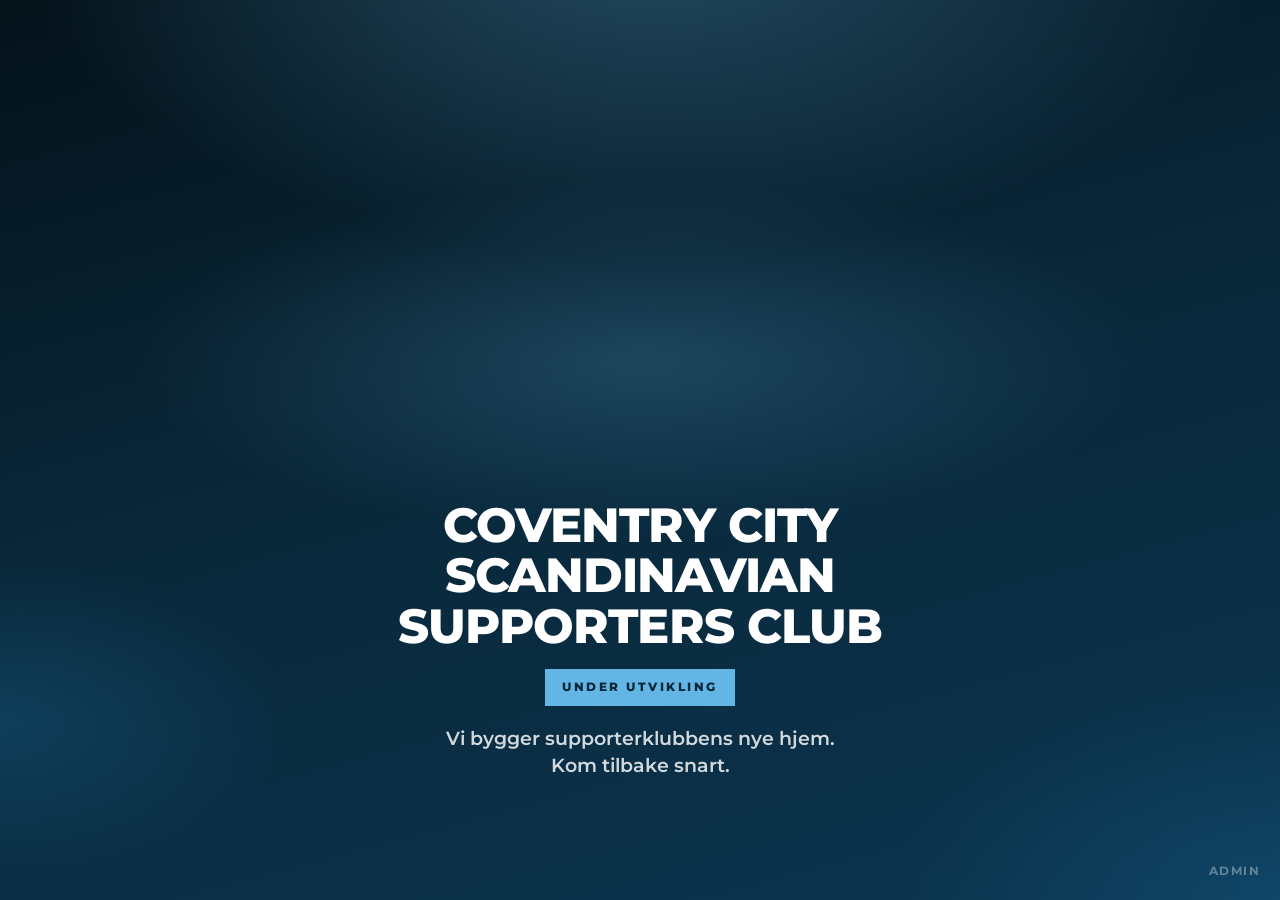
<file: index.html>
<!DOCTYPE html>
<html lang="nb">
  <head>
    <meta charset="utf-8" />
    <script>
      (function () {
        try {
          var v = sessionStorage.getItem("ccfc_coming_soon");
          document.documentElement.classList.add(
            v === "0" ? "site-open" : "site-coming-soon"
          );
        } catch (e) {
          document.documentElement.classList.add("site-coming-soon");
        }
      })();
    </script>
    <script src="assets/js/cms-boot.js?v=20260808-logo"></script>
    <meta name="viewport" content="width=device-width, initial-scale=1" />
    <title>Coventry City Scandinavia — Sky Blues supporterklubb</title>
    <meta
      name="description"
      content="Offisiell nettside for Coventry City Scandinavia. Kamper, resultater og nyheter for skandinaviske Sky Blues-supportere."
    />
    <link rel="preconnect" href="https://fonts.googleapis.com" />
    <link rel="preconnect" href="https://fonts.gstatic.com" crossorigin />
    <link
      href="https://fonts.googleapis.com/css2?family=Montserrat:wght@400;500;600;700;800&display=swap"
      rel="stylesheet"
    />
    <link rel="stylesheet" href="assets/css/styles.css?v=20260808-fpl" />
    <link rel="icon" href="assets/img/logo.jpg" type="image/jpeg" />
  </head>
  <body data-cms-home-title>

    <div id="coming-soon" class="coming-soon" aria-label="Under utvikling">
      <div class="coming-soon__glow" aria-hidden="true"></div>
      <div class="coming-soon__inner">
        <img
          class="coming-soon__logo"
          data-cms-src="brand.logoUrl"
          src="[data-uri]"
          alt="Coventry City Scandinavian Supporters Club"
          width="480"
          height="480"
          decoding="async"
          fetchpriority="high"
        />
        <h1 class="coming-soon__brand">
          <span>Coventry City</span>
          <span>Scandinavian</span>
          <span>Supporters Club</span>
        </h1>
        <p class="coming-soon__status">Under utvikling</p>
        <p class="coming-soon__lead">
          Vi bygger supporterklubbens nye hjem. Kom tilbake snart.
        </p>
      </div>
      <a class="coming-soon__admin" href="admin/">Admin</a>
    </div>
    <div id="site-main">
<header class="site-header">
      <div class="wrap">
        <a class="brand" href="index.html">
          <img class="brand__mark" data-cms-src="brand.logoUrl" src="[data-uri]" alt="" width="40" height="40" />
          <span class="brand__text">
            <span class="brand__name" data-cms="brand.name">Coventry City</span>
            <span class="brand__sub" data-cms="brand.sub">Scandinavia</span>
          </span>
        </a>
        <button
          class="nav-toggle"
          type="button"
          aria-expanded="false"
          aria-controls="site-nav"
          aria-label="Meny"
        >
          <span></span><span></span><span></span>
        </button>
        <nav class="nav" id="site-nav">
          <a href="index.html" data-nav="home" data-cms="nav.home">Hjem</a>
          <a href="kamper.html" data-nav="fixtures" data-cms="nav.fixtures">Kamper</a>
          <a href="statistikk.html" data-nav="stats" data-cms="nav.stats">Statistikk</a>
          <a href="nyheter.html" data-nav="news" data-cms="nav.news">Nyheter</a>
          <a href="rykteborsen.html" data-nav="rumors" data-cms="nav.rumors">Ryktebørsen</a>
          <a href="medlem.html" data-nav="members" data-cms="nav.members">Medlem</a>
          <a href="om-oss.html" data-nav="about" data-cms="nav.about">Om oss</a>
          <a
            class="nav__fpl"
            href="https://fantasy.premierleague.com/leagues/auto-join/evm0r9"
            target="_blank"
            rel="noopener noreferrer"
            title="Bli med i klubbens Fantasy Premier League"
          >
            <img src="assets/img/fpl-logo.svg" alt="Fantasy Premier League" width="72" height="27" />
          </a>
        </nav>
      </div>
    </header>

    <main>
      <section class="hero" aria-label="Forside" data-hero-slideshow>
        <div class="hero__visual" aria-hidden="true">
          <div class="hero__slides" id="hero-slides">
            <div class="hero__slide is-active">
              <img src="assets/img/hero/slide-01.jpg" alt="" width="1920" height="1080" decoding="async" fetchpriority="high" />
            </div>
            <div class="hero__slide">
              <img src="assets/img/hero/slide-02.jpg" alt="" width="1920" height="1080" decoding="async" loading="lazy" />
            </div>
            <div class="hero__slide">
              <img src="assets/img/hero/slide-03.jpg" alt="" width="1920" height="1080" decoding="async" loading="lazy" />
            </div>
            <div class="hero__slide">
              <img src="assets/img/hero/slide-04.jpg" alt="" width="1920" height="1080" decoding="async" loading="lazy" />
            </div>
          </div>
        </div>
        <div class="hero__content">
          <h1 class="hero__brand">
            <span data-cms="home.heroLine1">Coventry City</span>
            <span data-cms="home.heroLine2">Scandinavia</span>
          </h1>
          <p class="hero__lead" data-cms="home.heroLead">
            Supporterklubben for Sky Blues i Norden — kamper, resultater og
            nyheter samlet under ett tak.
          </p>
          <div class="cta-row">
            <a class="btn btn--solid" href="nyheter.html" data-nav="news" data-cms="home.ctaNews">Les nyheter</a>
            <a class="btn btn--ghost" href="kamper.html" data-nav="fixtures" data-cms="home.ctaFixtures">Se kamper</a>
          </div>
          <div class="hero__dots" id="hero-dots" role="tablist" aria-label="Bytt forsidebilde"></div>
        </div>
      </section>

      <section class="section" data-section="homeNews">
        <div class="wrap">
          <div class="section__head reveal">
            <p class="tag" data-cms="home.newsTag">Fra klubben</p>
            <h2 data-cms="home.newsTitle">Nyheter</h2>
            <p data-cms="home.newsLead">Oppdateringer for skandinaviske supportere.</p>
          </div>
          <div id="home-news"></div>
        </div>
      </section>

      <section class="section" style="padding-top: 0" data-section="homeMatches">
        <div class="wrap">
          <div class="section__head reveal">
            <p class="tag" data-cms="home.matchesTag">Neste kamper</p>
            <h2 data-cms="home.matchesTitle">Kampprogram</h2>
            <p data-cms="home.matchesLead">
              Liga og cup speiles ukentlig. Resultater med målscorere og
              statistikk vises etter fullført kamp.
            </p>
          </div>
          <div id="home-matches"></div>
          <div class="cta-row">
            <a class="btn btn--sky" href="kamper.html" data-nav="fixtures" data-cms="home.matchesAll">Alle kamper</a>
          </div>
        </div>
      </section>
    </main>

    <div class="note" data-section="homeNote">
      <div class="wrap" data-cms="home.note">
        Uoffisiell supporternettside · Farger inspirert av ccfc.co.uk · Merkevare avklares med klubben
      </div>
    </div>

    <footer class="site-footer">
      <div class="wrap">
        <div class="footer-start">
          <strong data-cms="footer.title">Coventry City Scandinavia</strong>
          <div class="footer-meta" data-cms="footer.tagline">Sky blue forever</div>
          <p data-cms="footer.text">Sky Blues supporterklubb for Skandinavia. Forum og medlemsinnlogging kommer i en senere fase.</p>
        </div>
        <a
          class="footer-fpl"
          href="https://fantasy.premierleague.com/leagues/auto-join/evm0r9"
          target="_blank"
          rel="noopener noreferrer"
          title="Bli med i klubbens Fantasy Premier League"
        >
          <img src="assets/img/fpl-logo.svg" alt="Fantasy Premier League — klubbens liga" width="72" height="27" />
        </a>
        <a class="footer-login" href="admin/" data-section="footerAdmin" data-cms="footer.adminLabel">Admin</a>
      </div>
    </footer>
    </div>

    <script src="assets/js/vendor/supabase.js"></script>
    <script src="assets/js/supabase-config.js"></script>
    <script src="assets/js/content.js?v=20260808-logo"></script>
    <script src="assets/js/main.js?v=20260807-toggle"></script>
  </body>
</html>
</file>
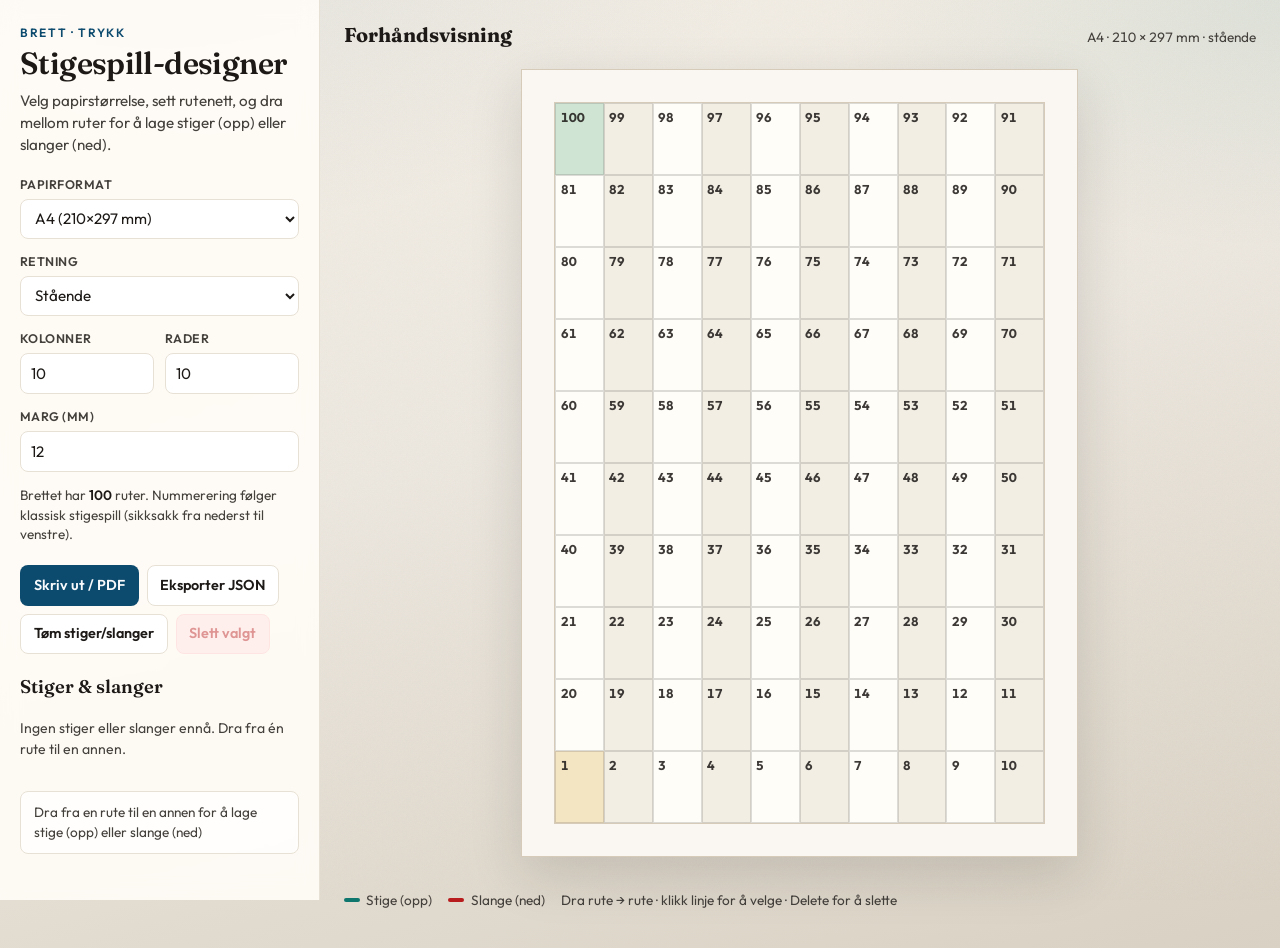
<file: stigespill/index.html>
<!DOCTYPE html>
<html lang="nb">
  <head>
    <meta charset="utf-8" />
    <meta name="viewport" content="width=device-width, initial-scale=1" />
    <title>Stigespill-designer</title>
    <meta
      name="description"
      content="Lag ditt eget stigespill i A4/A3-størrelse, med stiger og slanger via dra-og-slipp. Klar for trykkfil senere."
    />
    <link rel="preconnect" href="https://fonts.googleapis.com" />
    <link rel="preconnect" href="https://fonts.gstatic.com" crossorigin />
    <link
      href="https://fonts.googleapis.com/css2?family=Fraunces:opsz,wght@9..144,500;9..144,600;9..144,700&family=Outfit:wght@400;500;600;700&display=swap"
      rel="stylesheet"
    />
    <link rel="stylesheet" href="./css/app.css" />
  </head>
  <body>
    <div class="app">
      <aside class="panel">
        <header class="brand">
          <p class="brand__eyebrow">Brett · Trykk</p>
          <h1 class="brand__title">Stigespill-designer</h1>
          <p class="brand__lead">
            Velg papirstørrelse, sett rutenett, og dra mellom ruter for å lage stiger (opp) eller
            slanger (ned).
          </p>
        </header>

        <section class="controls" aria-label="Brettinnstillinger">
          <div class="field">
            <label for="format">Papirformat</label>
            <select id="format"></select>
          </div>

          <div class="field">
            <label for="orientation">Retning</label>
            <select id="orientation">
              <option value="portrait">Stående</option>
              <option value="landscape">Liggende</option>
            </select>
          </div>

          <div class="field__row">
            <div class="field">
              <label for="cols">Kolonner</label>
              <input id="cols" type="number" min="2" max="20" value="10" />
            </div>
            <div class="field">
              <label for="rows">Rader</label>
              <input id="rows" type="number" min="2" max="20" value="10" />
            </div>
          </div>

          <div class="field">
            <label for="margin">Marg (mm)</label>
            <input id="margin" type="number" min="0" max="40" value="12" />
          </div>

          <p class="hint">
            Brettet har <strong id="cell-count">100</strong> ruter. Nummerering følger klassisk
            stigespill (sikksakk fra nederst til venstre).
          </p>
        </section>

        <div class="actions">
          <button type="button" class="btn-primary" id="print">Skriv ut / PDF</button>
          <button type="button" class="btn-secondary" id="export-json">Eksporter JSON</button>
          <button type="button" class="btn-secondary" id="clear-connections">Tøm stiger/slanger</button>
          <button type="button" class="btn-danger" id="delete-connection" disabled>
            Slett valgt
          </button>
        </div>

        <section class="conn-block" aria-label="Forbindelser">
          <h2>Stiger &amp; slanger</h2>
          <ul class="conn-list" id="connection-list"></ul>
        </section>

        <p class="status" id="status" role="status"></p>
      </aside>

      <main class="workspace" data-workspace>
        <div class="workspace__bar">
          <h2>Forhåndsvisning</h2>
          <p class="paper-meta" data-paper-meta></p>
        </div>

        <div class="paper-stage">
          <div class="paper" data-paper>
            <div class="board" data-board>
              <div class="board__surface">
                <svg class="paths" data-paths aria-hidden="true"></svg>
                <div class="grid" data-grid></div>
              </div>
            </div>
          </div>
        </div>

        <p class="legend">
          <span><i class="swatch swatch--ladder" aria-hidden="true"></i> Stige (opp)</span>
          <span><i class="swatch swatch--snake" aria-hidden="true"></i> Slange (ned)</span>
          <span>Dra rute → rute · klikk linje for å velge · Delete for å slette</span>
        </p>
      </main>
    </div>

    <script type="module" src="./js/app.js"></script>
  </body>
</html>
</file>
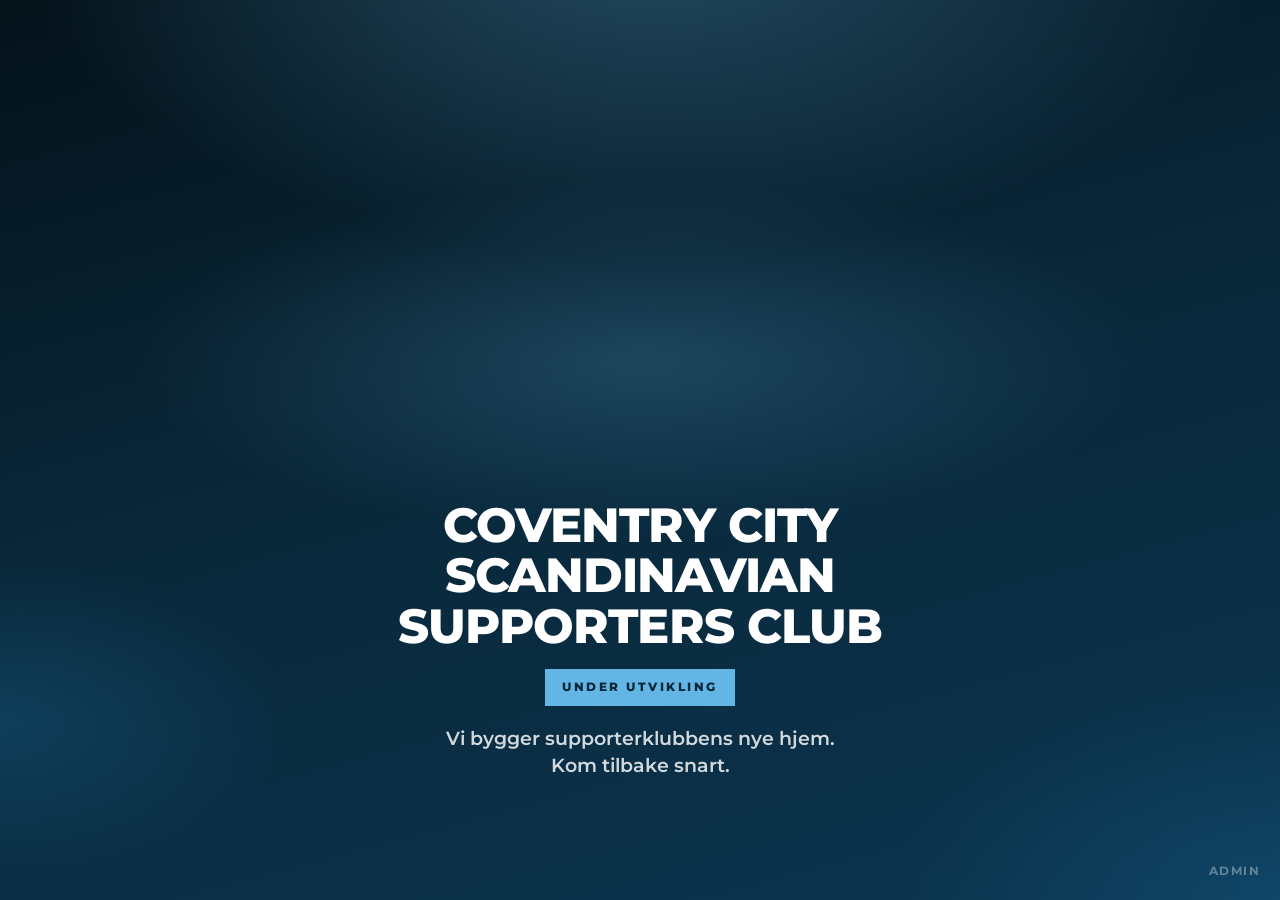
<file: kamper.html>
<!DOCTYPE html>
<html lang="nb">
  <head>
    <script src="assets/js/cms-boot.js?v=20260808-logo"></script>
    <script src="assets/js/site-gate.js?v=20260807-toggle"></script>
    <meta charset="utf-8" />
    <meta name="viewport" content="width=device-width, initial-scale=1" />
    <title>Kamper — Coventry City Scandinavia</title>
    <meta name="description" content="Kampprogram og resultater for Coventry City." />
    <link rel="preconnect" href="https://fonts.googleapis.com" />
    <link rel="preconnect" href="https://fonts.gstatic.com" crossorigin />
    <link href="https://fonts.googleapis.com/css2?family=Montserrat:wght@400;500;600;700&display=swap" rel="stylesheet" />
    <link rel="stylesheet" href="assets/css/styles.css?v=20260808-fpl" />
    <link rel="icon" href="assets/img/logo.jpg" type="image/jpeg" />
  </head>
  <body data-cms-title="fixtures.title">
    <header class="site-header">
      <div class="wrap">
        <a class="brand" href="index.html">
          <img class="brand__mark" data-cms-src="brand.logoUrl" src="[data-uri]" alt="" width="40" height="40" />
          <span class="brand__text">
            <span class="brand__name" data-cms="brand.name">Coventry City</span>
            <span class="brand__sub" data-cms="brand.sub">Scandinavia</span>
          </span>
        </a>
        <button class="nav-toggle" type="button" aria-expanded="false" aria-controls="site-nav" aria-label="Meny">
          <span></span><span></span><span></span>
        </button>
        <nav class="nav" id="site-nav">
          <a href="index.html" data-nav="home" data-cms="nav.home">Hjem</a>
          <a href="kamper.html" data-nav="fixtures" data-cms="nav.fixtures">Kamper</a>
          <a href="statistikk.html" data-nav="stats" data-cms="nav.stats">Statistikk</a>
          <a href="nyheter.html" data-nav="news" data-cms="nav.news">Nyheter</a>
          <a href="rykteborsen.html" data-nav="rumors" data-cms="nav.rumors">Ryktebørsen</a>
          <a href="medlem.html" data-nav="members" data-cms="nav.members">Medlem</a>
          <a href="om-oss.html" data-nav="about" data-cms="nav.about">Om oss</a>
          <a
            class="nav__fpl"
            href="https://fantasy.premierleague.com/leagues/auto-join/evm0r9"
            target="_blank"
            rel="noopener noreferrer"
            title="Bli med i klubbens Fantasy Premier League"
          >
            <img src="assets/img/fpl-logo.svg" alt="Fantasy Premier League" width="72" height="27" />
          </a>
        </nav>
      </div>
    </header>

    <main>
      <header class="page-hero">
        <div class="wrap">
          <h1 data-cms="fixtures.title">Kamper</h1>
          <p data-cms="fixtures.lead">
            Alle Coventry-kamper — liga og cup. Resultater får målscorere og statistikk når kampen er ferdig.
          </p>
        </div>
      </header>

      <section class="section">
        <div class="wrap">
          <div class="filters" role="tablist" aria-label="Visning">
            <a class="filter-btn" data-view="upcoming" href="kamper.html?view=upcoming">Kommende</a>
            <a class="filter-btn" data-view="results" href="kamper.html?view=results">Resultater</a>
            <a class="filter-btn" data-view="all" href="kamper.html?view=all">Alle</a>
          </div>
          <div class="filters" aria-label="Konkurranse">
            <button type="button" class="filter-btn is-active" data-filter="all">Alle turneringer</button>
            <button type="button" class="filter-btn" data-filter="league">Liga</button>
            <button type="button" class="filter-btn" data-filter="cup">Cup</button>
          </div>
          <p class="tag" id="fixtures-updated" style="margin-bottom: 1rem"></p>
          <div id="fixtures-root"></div>
        </div>
      </section>
    </main>

    <div class="note">
      <div class="wrap" data-cms="fixtures.note">Premier League 2026/27 · Kickoff kan endres (TV)</div>
    </div>

    <footer class="site-footer">
      <div class="wrap">
        <div class="footer-start">
          <strong data-cms="footer.title">Coventry City Scandinavia</strong>
          <div class="footer-meta" data-cms="footer.tagline">Sky blue forever</div>
          <p data-cms="footer.text">Sky Blues supporterklubb for Skandinavia.</p>
        </div>
        <a
          class="footer-fpl"
          href="https://fantasy.premierleague.com/leagues/auto-join/evm0r9"
          target="_blank"
          rel="noopener noreferrer"
          title="Bli med i klubbens Fantasy Premier League"
        >
          <img src="assets/img/fpl-logo.svg" alt="Fantasy Premier League — klubbens liga" width="72" height="27" />
        </a>
        <a class="footer-login" href="admin/" data-section="footerAdmin" data-cms="footer.adminLabel">Admin</a>
      </div>
    </footer>

    <script src="assets/js/vendor/supabase.js"></script>
    <script src="assets/js/supabase-config.js"></script>
<script src="assets/js/content.js?v=20260808-logo"></script>
    <script src="assets/js/main.js"></script>
  </body>
</html>
</file>
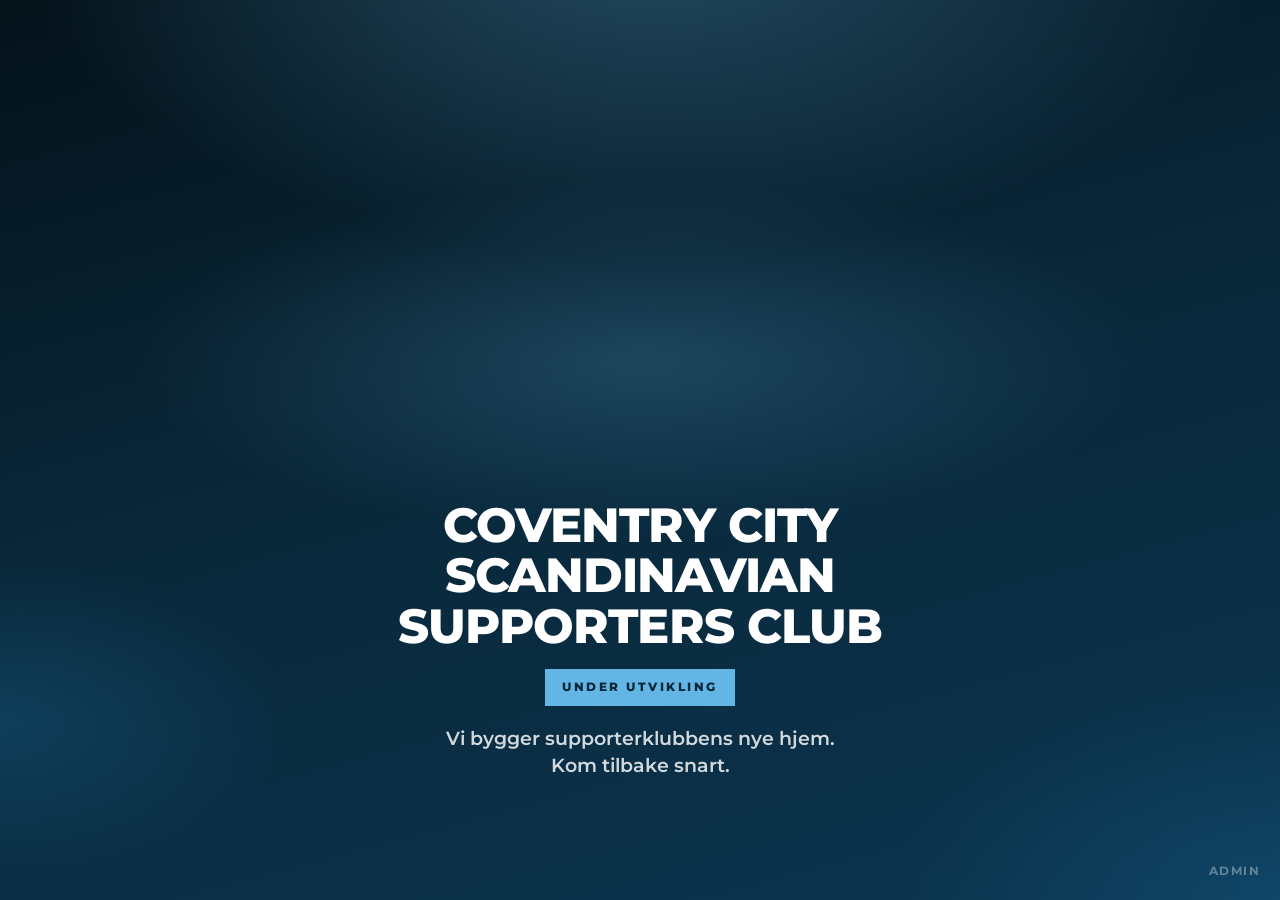
<file: medlem.html>
<!DOCTYPE html>
<html lang="nb">
  <head>
    <script src="assets/js/cms-boot.js?v=20260808-logo"></script>
    <script src="assets/js/site-gate.js?v=20260807-toggle"></script>
    <meta charset="utf-8" />
    <meta name="viewport" content="width=device-width, initial-scale=1" />
    <title>Bli medlem — Coventry City Scandinavia</title>
    <meta
      name="description"
      content="Meld deg inn i Coventry City Scandinavia — supporterklubben for Sky Blues i Norden."
    />
    <link rel="preconnect" href="https://fonts.googleapis.com" />
    <link rel="preconnect" href="https://fonts.gstatic.com" crossorigin />
    <link
      href="https://fonts.googleapis.com/css2?family=Montserrat:wght@400;500;600;700&display=swap"
      rel="stylesheet"
    />
    <link rel="stylesheet" href="assets/css/styles.css?v=20260808-fpl" />
    <link rel="icon" href="assets/img/logo.jpg" type="image/jpeg" />
  </head>
  <body data-cms-title="members.title">
    <header class="site-header">
      <div class="wrap">
        <a class="brand" href="index.html">
          <img class="brand__mark" data-cms-src="brand.logoUrl" src="[data-uri]" alt="" width="40" height="40" />
          <span class="brand__text">
            <span class="brand__name" data-cms="brand.name">Coventry City</span>
            <span class="brand__sub" data-cms="brand.sub">Scandinavia</span>
          </span>
        </a>
        <button class="nav-toggle" type="button" aria-expanded="false" aria-controls="site-nav" aria-label="Meny">
          <span></span><span></span><span></span>
        </button>
        <nav class="nav" id="site-nav">
          <a href="index.html" data-nav="home" data-cms="nav.home">Hjem</a>
          <a href="kamper.html" data-nav="fixtures" data-cms="nav.fixtures">Kamper</a>
          <a href="statistikk.html" data-nav="stats" data-cms="nav.stats">Statistikk</a>
          <a href="nyheter.html" data-nav="news" data-cms="nav.news">Nyheter</a>
          <a href="rykteborsen.html" data-nav="rumors" data-cms="nav.rumors">Ryktebørsen</a>
          <a href="medlem.html" data-nav="members" data-cms="nav.members" aria-current="page">Medlem</a>
          <a href="om-oss.html" data-nav="about" data-cms="nav.about">Om oss</a>
          <a
            class="nav__fpl"
            href="https://fantasy.premierleague.com/leagues/auto-join/evm0r9"
            target="_blank"
            rel="noopener noreferrer"
            title="Bli med i klubbens Fantasy Premier League"
          >
            <img src="assets/img/fpl-logo.svg" alt="Fantasy Premier League" width="72" height="27" />
          </a>
        </nav>
      </div>
    </header>

    <main>
      <header class="page-hero page-hero--member">
        <div class="wrap">
          <p class="page-hero__eyebrow" data-cms="members.tag">Medlemskap</p>
          <h1 data-cms="members.title">Bli medlem</h1>
          <p data-cms="members.lead">
            Bli en del av Coventry City Scandinavia. Fyll inn skjemaet — vi godkjenner innmeldingen manuelt.
          </p>
        </div>
      </header>

      <section class="section section--member">
        <div class="wrap member-layout">
          <div class="member-intro reveal">
            <h2 data-cms="members.heading">Støtt Sky Blues i Norden</h2>
            <p data-cms="members.p1">
              Som medlem støtter du supporterklubben og blir en del av fellesskapet rundt The Sky Blues i Skandinavia.
            </p>
            <ul class="member-points" aria-label="Hva medlemskap gir">
              <li>
                <span class="member-points__label">Fellesskap</span>
                <span class="member-points__text">Norske, svenske og danske fans samlet under ett tak.</span>
              </li>
              <li>
                <span class="member-points__label">Oppdateringer</span>
                <span class="member-points__text">Nyheter og arrangementer direkte til deg.</span>
              </li>
              <li>
                <span class="member-points__label">Godkjenning</span>
                <span class="member-points__text">Vi går gjennom innmeldingen manuelt før medlemskapet aktiveres.</span>
              </li>
            </ul>
            <p class="member-note" data-cms="members.p2">
              Når vi har godkjent innmeldingen, får du en velkomstmail fra oss.
            </p>
          </div>

          <div class="member-form-card reveal" style="animation-delay: 0.12s">
            <div class="member-form-card__head">
              <h2 class="member-form-card__title">Innmelding</h2>
              <p class="member-form-card__lead">Navn, e-post og mobil — det er alt vi trenger nå.</p>
            </div>
            <form id="member-join-form" class="member-form" novalidate>
              <div class="member-form__row">
                <label>
                  Fullt navn
                  <input type="text" name="full_name" required autocomplete="name" maxlength="120" />
                </label>
                <label>
                  E-post
                  <input type="email" name="email" required autocomplete="email" maxlength="200" />
                </label>
              </div>
              <div class="member-form__row">
                <label>
                  Mobil (Vipps)
                  <input
                    type="tel"
                    name="phone"
                    required
                    autocomplete="tel"
                    inputmode="tel"
                    placeholder="f.eks. 41234567"
                    maxlength="20"
                  />
                </label>
                <label>
                  Land
                  <select name="country">
                    <option value="NO" selected>Norge</option>
                    <option value="SE">Sverige</option>
                    <option value="DK">Danmark</option>
                    <option value="FI">Finland</option>
                    <option value="OTHER">Annet</option>
                  </select>
                </label>
              </div>
              <div class="member-form__consents">
                <label class="member-check">
                  <input type="checkbox" name="consent_privacy" required />
                  <span data-cms="members.consentPrivacy"
                    >Jeg godtar at klubben lagrer navn, e-post og mobil for medlemskapet.</span
                  >
                </label>
                <label class="member-check">
                  <input type="checkbox" name="consent_marketing" />
                  <span data-cms="members.consentMarketing"
                    >Jeg ønsker e-post om arrangementer (valgfritt).</span
                  >
                </label>
              </div>
              <div class="cta-row">
                <button class="btn btn--sky" type="submit" id="member-join-submit">Send innmelding</button>
              </div>
              <p class="member-msg" id="member-join-msg" hidden></p>
            </form>
          </div>
        </div>
      </section>
    </main>

    <footer class="site-footer">
      <div class="wrap">
        <div class="footer-start">
          <strong data-cms="footer.title">Coventry City Scandinavia</strong>
          <div class="footer-meta" data-cms="footer.tagline">Sky blue forever</div>
          <p data-cms="footer.text">Sky Blues supporterklubb for Skandinavia.</p>
        </div>
        <a
          class="footer-fpl"
          href="https://fantasy.premierleague.com/leagues/auto-join/evm0r9"
          target="_blank"
          rel="noopener noreferrer"
          title="Bli med i klubbens Fantasy Premier League"
        >
          <img src="assets/img/fpl-logo.svg" alt="Fantasy Premier League — klubbens liga" width="72" height="27" />
        </a>
        <a class="footer-login" href="admin/" data-section="footerAdmin" data-cms="footer.adminLabel">Admin</a>
      </div>
    </footer>

    <script src="assets/js/vendor/supabase.js"></script>
    <script src="assets/js/supabase-config.js"></script>
<script src="assets/js/content.js?v=20260808-logo"></script>
    <script src="assets/js/main.js"></script>
    <script src="assets/js/members.js"></script>
  </body>
</html>
</file>
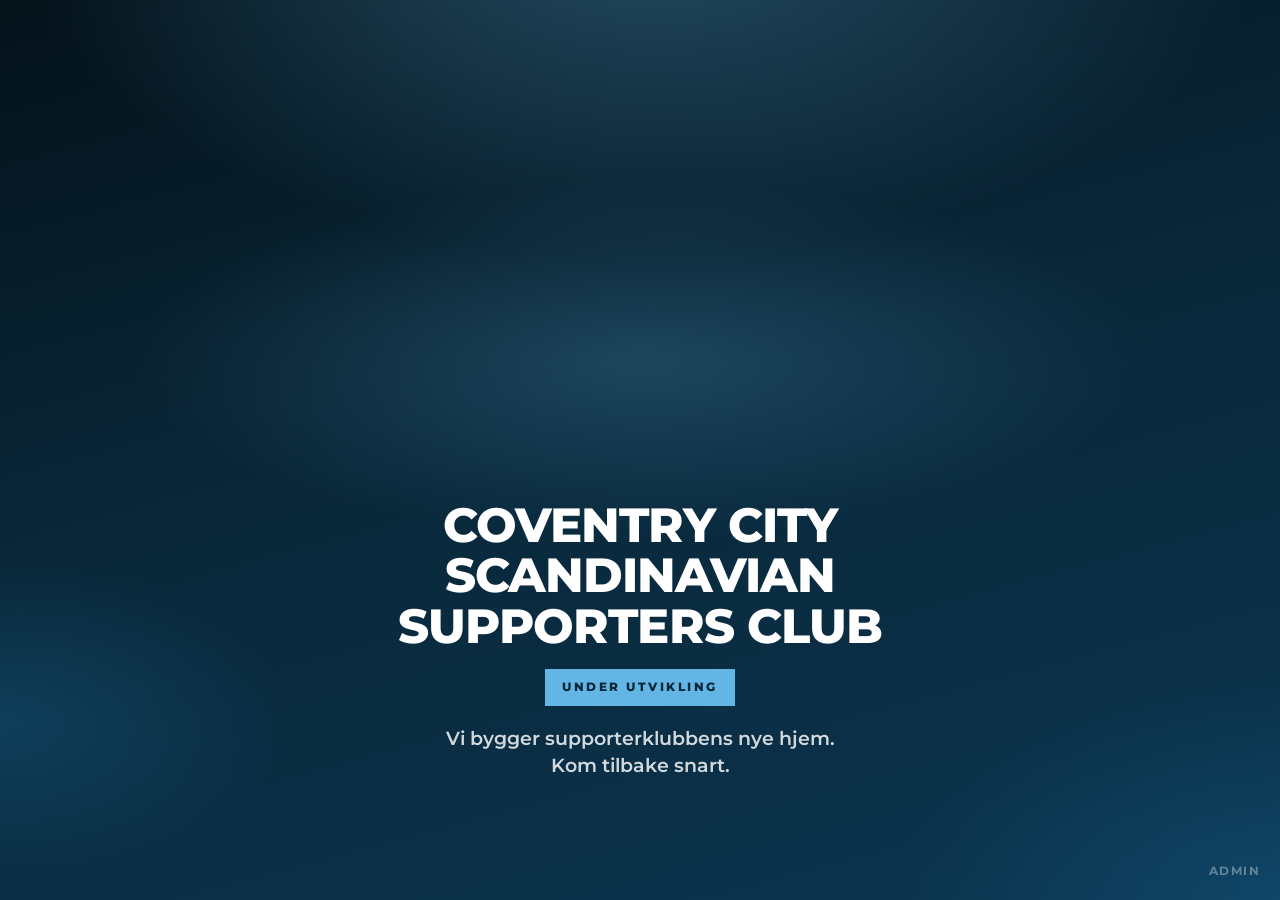
<file: nyheter.html>
<!DOCTYPE html>
<html lang="nb">
  <head>
    <script src="assets/js/cms-boot.js?v=20260808-logo"></script>
    <script src="assets/js/site-gate.js?v=20260807-toggle"></script>
    <meta charset="utf-8" />
    <meta name="viewport" content="width=device-width, initial-scale=1" />
    <title>Nyheter — Coventry City Scandinavia</title>
    <meta name="description" content="Nyheter fra Coventry City Scandinavia." />
    <link rel="preconnect" href="https://fonts.googleapis.com" />
    <link rel="preconnect" href="https://fonts.gstatic.com" crossorigin />
    <link href="https://fonts.googleapis.com/css2?family=Montserrat:wght@400;500;600;700&display=swap" rel="stylesheet" />
    <link rel="stylesheet" href="assets/css/styles.css?v=20260808-fpl" />
    <link rel="icon" href="assets/img/logo.jpg" type="image/jpeg" />
  </head>
  <body data-cms-title="newsPage.title">
    <header class="site-header">
      <div class="wrap">
        <a class="brand" href="index.html">
          <img class="brand__mark" data-cms-src="brand.logoUrl" src="[data-uri]" alt="" width="40" height="40" />
          <span class="brand__text">
            <span class="brand__name" data-cms="brand.name">Coventry City</span>
            <span class="brand__sub" data-cms="brand.sub">Scandinavia</span>
          </span>
        </a>
        <button class="nav-toggle" type="button" aria-expanded="false" aria-controls="site-nav" aria-label="Meny">
          <span></span><span></span><span></span>
        </button>
        <nav class="nav" id="site-nav">
          <a href="index.html" data-nav="home" data-cms="nav.home">Hjem</a>
          <a href="kamper.html" data-nav="fixtures" data-cms="nav.fixtures">Kamper</a>
          <a href="statistikk.html" data-nav="stats" data-cms="nav.stats">Statistikk</a>
          <a href="nyheter.html" data-nav="news" data-cms="nav.news">Nyheter</a>
          <a href="rykteborsen.html" data-nav="rumors" data-cms="nav.rumors">Ryktebørsen</a>
          <a href="medlem.html" data-nav="members" data-cms="nav.members">Medlem</a>
          <a href="om-oss.html" data-nav="about" data-cms="nav.about">Om oss</a>
          <a
            class="nav__fpl"
            href="https://fantasy.premierleague.com/leagues/auto-join/evm0r9"
            target="_blank"
            rel="noopener noreferrer"
            title="Bli med i klubbens Fantasy Premier League"
          >
            <img src="assets/img/fpl-logo.svg" alt="Fantasy Premier League" width="72" height="27" />
          </a>
        </nav>
      </div>
    </header>

    <main>
      <header class="page-hero">
        <div class="wrap">
          <h1 data-cms="newsPage.title">Nyheter</h1>
          <p data-cms="newsPage.lead">Info om samlinger, reiser og sesongen — skrevet for skandinaviske Sky Blues.</p>
        </div>
      </header>

      <section class="section">
        <div class="wrap">
          <div id="news-root"></div>
        </div>
      </section>
    </main>

    <footer class="site-footer">
      <div class="wrap">
        <div class="footer-start">
          <strong data-cms="footer.title">Coventry City Scandinavia</strong>
          <div class="footer-meta" data-cms="footer.tagline">Sky blue forever</div>
          <p data-cms="footer.text">Sky Blues supporterklubb for Skandinavia.</p>
        </div>
        <a
          class="footer-fpl"
          href="https://fantasy.premierleague.com/leagues/auto-join/evm0r9"
          target="_blank"
          rel="noopener noreferrer"
          title="Bli med i klubbens Fantasy Premier League"
        >
          <img src="assets/img/fpl-logo.svg" alt="Fantasy Premier League — klubbens liga" width="72" height="27" />
        </a>
        <a class="footer-login" href="admin/" data-section="footerAdmin" data-cms="footer.adminLabel">Admin</a>
      </div>
    </footer>

    <script src="assets/js/vendor/supabase.js"></script>
    <script src="assets/js/supabase-config.js"></script>
<script src="assets/js/content.js?v=20260808-logo"></script>
    <script src="assets/js/main.js"></script>
  </body>
</html>
</file>
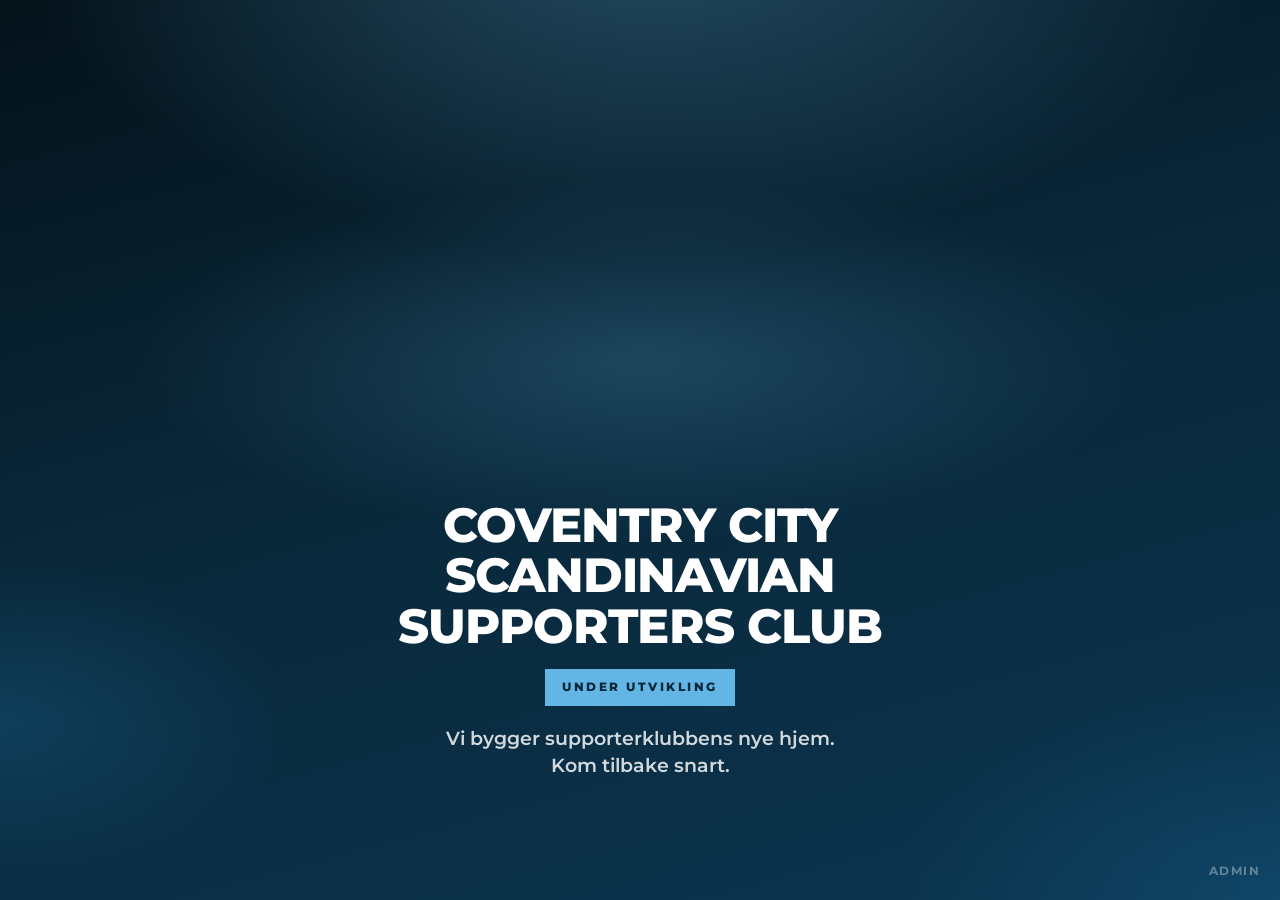
<file: om-oss.html>
<!DOCTYPE html>
<html lang="nb">
  <head>
    <script src="assets/js/cms-boot.js?v=20260808-logo"></script>
    <script src="assets/js/site-gate.js?v=20260807-toggle"></script>
    <meta charset="utf-8" />
    <meta name="viewport" content="width=device-width, initial-scale=1" />
    <title>Om oss — Coventry City Scandinavia</title>
    <meta name="description" content="Om Coventry City Scandinavia." />
    <link rel="preconnect" href="https://fonts.googleapis.com" />
    <link rel="preconnect" href="https://fonts.gstatic.com" crossorigin />
    <link href="https://fonts.googleapis.com/css2?family=Montserrat:wght@400;500;600;700&display=swap" rel="stylesheet" />
    <link rel="stylesheet" href="assets/css/styles.css?v=20260808-fpl" />
    <link rel="icon" href="assets/img/logo.jpg" type="image/jpeg" />
  </head>
  <body data-cms-title="about.title">
    <header class="site-header">
      <div class="wrap">
        <a class="brand" href="index.html">
          <img class="brand__mark" data-cms-src="brand.logoUrl" src="[data-uri]" alt="" width="40" height="40" />
          <span class="brand__text">
            <span class="brand__name" data-cms="brand.name">Coventry City</span>
            <span class="brand__sub" data-cms="brand.sub">Scandinavia</span>
          </span>
        </a>
        <button class="nav-toggle" type="button" aria-expanded="false" aria-controls="site-nav" aria-label="Meny">
          <span></span><span></span><span></span>
        </button>
        <nav class="nav" id="site-nav">
          <a href="index.html" data-nav="home" data-cms="nav.home">Hjem</a>
          <a href="kamper.html" data-nav="fixtures" data-cms="nav.fixtures">Kamper</a>
          <a href="statistikk.html" data-nav="stats" data-cms="nav.stats">Statistikk</a>
          <a href="nyheter.html" data-nav="news" data-cms="nav.news">Nyheter</a>
          <a href="rykteborsen.html" data-nav="rumors" data-cms="nav.rumors">Ryktebørsen</a>
          <a href="medlem.html" data-nav="members" data-cms="nav.members">Medlem</a>
          <a href="om-oss.html" data-nav="about" data-cms="nav.about">Om oss</a>
          <a
            class="nav__fpl"
            href="https://fantasy.premierleague.com/leagues/auto-join/evm0r9"
            target="_blank"
            rel="noopener noreferrer"
            title="Bli med i klubbens Fantasy Premier League"
          >
            <img src="assets/img/fpl-logo.svg" alt="Fantasy Premier League" width="72" height="27" />
          </a>
        </nav>
      </div>
    </header>

    <main>
      <header class="page-hero">
        <div class="wrap">
          <h1 data-cms="about.title">Om oss</h1>
          <p data-cms="about.lead">Supporterklubben for Coventry City-fans i Skandinavia.</p>
        </div>
      </header>

      <section class="section">
        <div class="wrap split">
          <div class="split__copy article">
            <p class="tag" data-cms="about.tag">Hvem vi er</p>
            <h2 data-cms="about.heading">Sky Blues i Norden</h2>
            <p data-cms="about.p1">
              Coventry City Scandinavia er for alle som følger The Sky Blues fra Norge, Sverige, Danmark og resten av regionen. Vi deler kamper, resultater og nyheter — og bygger fellesskap rundt laget.
            </p>
            <p data-cms="about.p2">
              Nettsiden hostes på GitHub Pages: lav kostnad, enkel å vedlikeholde for en liten klubb. Kampdata planlegges oppdatert ukentlig (typisk mandag), med målscorere og statistikk etter fullførte kamper.
            </p>
            <p data-cms="about.p3">
              Merkevare: Farger og uttrykk er inspirert av CCFC. Vi bruker foreløpig et eget CCS-merke, ikke offisiell klubblogo. Etter pitch avklarer vi med Coventry City hva som er greit å bruke.
            </p>
            <p data-cms="about.p4">
              Senere: Forum bak innlogging kommer når klubben har sagt ja til retningen — det krever tjenester utenfor GitHub Pages.
            </p>
            <a class="btn btn--sky" data-cms="about.contactLabel" data-cms-href="about.contactEmail" data-cms-mailto>Kontakt oss</a>
          </div>
          <div class="split__visual" role="img" aria-label="Sky blue atmosfære"></div>
        </div>
      </section>

      <section class="section section--board" data-section="aboutBoard" id="styret">
        <div class="wrap">
          <header class="section__head">
            <p class="tag" data-cms="about.boardTag">Styret</p>
            <h2 data-cms="about.boardTitle">Møt styret</h2>
            <p data-cms="about.boardLead">
              De som driver supporterklubben — bytt navn, rolle, tekst og bilde i admin.
            </p>
          </header>
          <div class="board-grid" id="board-grid" data-board-grid></div>
        </div>
      </section>
    </main>

    <footer class="site-footer">
      <div class="wrap">
        <div class="footer-start">
          <strong data-cms="footer.title">Coventry City Scandinavia</strong>
          <div class="footer-meta" data-cms="footer.tagline">Sky blue forever</div>
          <p data-cms="about.footerText">Uoffisiell supporternettside · Pitch-utkast</p>
        </div>
        <a
          class="footer-fpl"
          href="https://fantasy.premierleague.com/leagues/auto-join/evm0r9"
          target="_blank"
          rel="noopener noreferrer"
          title="Bli med i klubbens Fantasy Premier League"
        >
          <img src="assets/img/fpl-logo.svg" alt="Fantasy Premier League — klubbens liga" width="72" height="27" />
        </a>
        <a class="footer-login" href="admin/" data-section="footerAdmin" data-cms="footer.adminLabel">Admin</a>
      </div>
    </footer>

    <script src="assets/js/vendor/supabase.js"></script>
    <script src="assets/js/supabase-config.js"></script>
<script src="assets/js/content.js?v=20260808-logo"></script>
    <script src="assets/js/main.js?v=20260807-board"></script>
  </body>
</html>
</file>
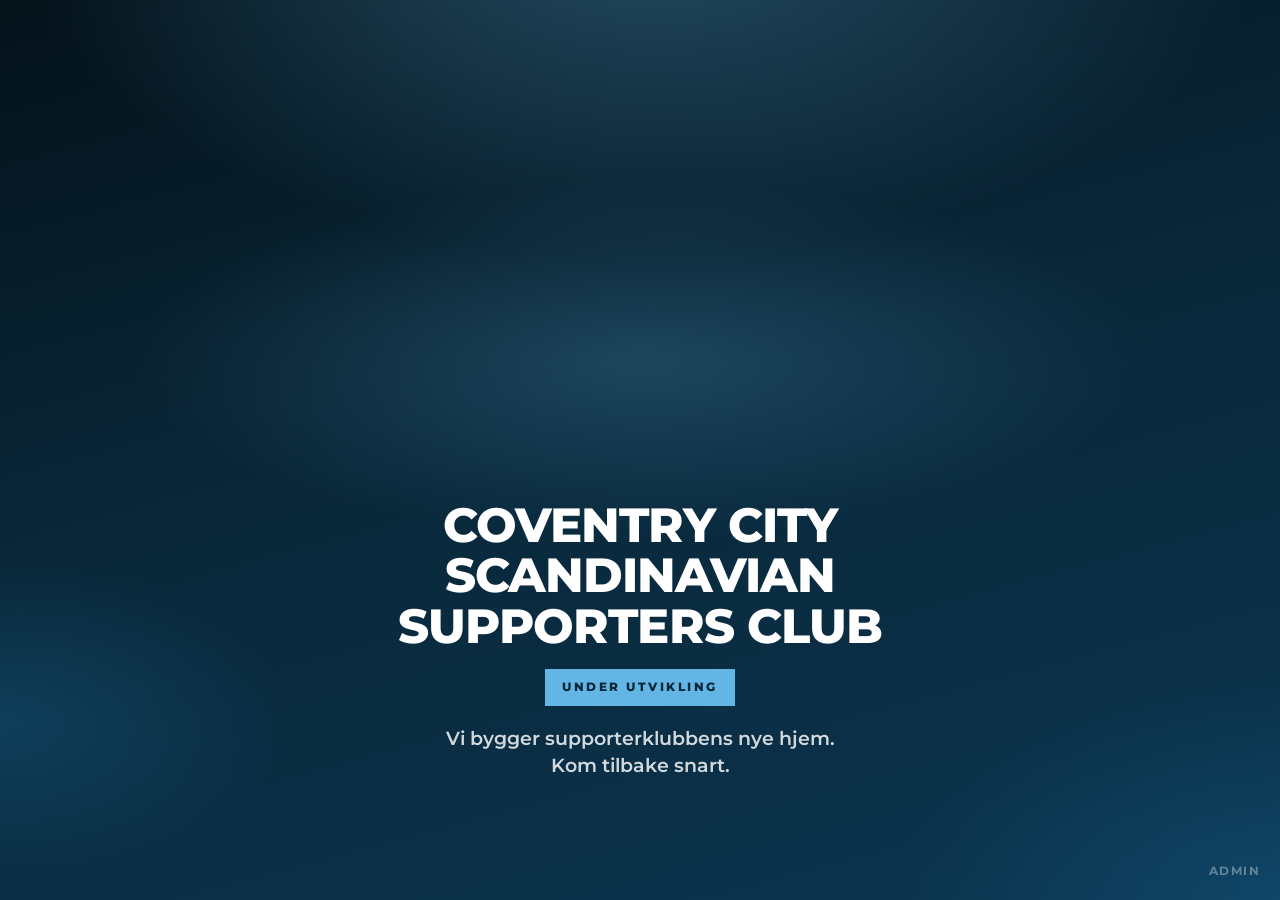
<file: rykteborsen.html>
<!DOCTYPE html>
<html lang="nb">
  <head>
    <script src="assets/js/cms-boot.js?v=20260808-logo"></script>
    <script src="assets/js/site-gate.js?v=20260807-toggle"></script>
    <meta charset="utf-8" />
    <meta name="viewport" content="width=device-width, initial-scale=1" />
    <title>Ryktebørsen — Coventry City Scandinavia</title>
    <meta
      name="description"
      content="Overgangsrykter og sladder om Coventry City — kuratert med kilde og lenke til originalen."
    />
    <link rel="preconnect" href="https://fonts.googleapis.com" />
    <link rel="preconnect" href="https://fonts.gstatic.com" crossorigin />
    <link href="https://fonts.googleapis.com/css2?family=Montserrat:wght@400;500;600;700&display=swap" rel="stylesheet" />
    <link rel="stylesheet" href="assets/css/styles.css" />
    <link rel="icon" href="assets/img/logo.jpg" type="image/jpeg" />
  </head>
  <body data-cms-title="rumorsPage.title">
    <header class="site-header">
      <div class="wrap">
        <a class="brand" href="index.html">
          <img class="brand__mark" data-cms-src="brand.logoUrl" src="[data-uri]" alt="" width="40" height="40" />
          <span class="brand__text">
            <span class="brand__name" data-cms="brand.name">Coventry City</span>
            <span class="brand__sub" data-cms="brand.sub">Scandinavia</span>
          </span>
        </a>
        <button class="nav-toggle" type="button" aria-expanded="false" aria-controls="site-nav" aria-label="Meny">
          <span></span><span></span><span></span>
        </button>
        <nav class="nav" id="site-nav">
          <a href="index.html" data-nav="home" data-cms="nav.home">Hjem</a>
          <a href="kamper.html" data-nav="fixtures" data-cms="nav.fixtures">Kamper</a>
          <a href="statistikk.html" data-nav="stats" data-cms="nav.stats">Statistikk</a>
          <a href="nyheter.html" data-nav="news" data-cms="nav.news">Nyheter</a>
          <a href="rykteborsen.html" data-nav="rumors" data-cms="nav.rumors">Ryktebørsen</a>
          <a href="medlem.html" data-nav="members" data-cms="nav.members">Medlem</a>
          <a href="om-oss.html" data-nav="about" data-cms="nav.about">Om oss</a>
          <a
            class="nav__fpl"
            href="https://fantasy.premierleague.com/leagues/auto-join/evm0r9"
            target="_blank"
            rel="noopener noreferrer"
            title="Bli med i klubbens Fantasy Premier League"
          >
            <img src="assets/img/fpl-logo.svg" alt="Fantasy Premier League" width="72" height="27" />
          </a>
        </nav>
      </div>
    </header>

    <main>
      <header class="page-hero">
        <div class="wrap">
          <h1 data-cms="rumorsPage.title">Ryktebørsen</h1>
          <p data-cms="rumorsPage.lead">
            Overskrifter om Coventry-overganger — klikk for å lese saken hos kilden.
          </p>
        </div>
      </header>

      <section class="section">
        <div class="wrap">
          <p class="rumors-disclaimer" data-cms="rumorsPage.disclaimer">
            Rykter er spekulasjon, ikke bekreftede nyheter. Vi publiserer korte utdrag med kildehenvisning
            og lenke til originalen — ikke fullartikler.
          </p>
          <div id="rumors-root"></div>
        </div>
      </section>
    </main>

    <footer class="site-footer">
      <div class="wrap">
        <div class="footer-start">
          <strong data-cms="footer.title">Coventry City Scandinavia</strong>
          <div class="footer-meta" data-cms="footer.tagline">Sky blue forever</div>
          <p data-cms="footer.text">Sky Blues supporterklubb for Skandinavia.</p>
        </div>
        <a
          class="footer-fpl"
          href="https://fantasy.premierleague.com/leagues/auto-join/evm0r9"
          target="_blank"
          rel="noopener noreferrer"
          title="Bli med i klubbens Fantasy Premier League"
        >
          <img src="assets/img/fpl-logo.svg" alt="Fantasy Premier League — klubbens liga" width="72" height="27" />
        </a>
        <a class="footer-login" href="admin/" data-section="footerAdmin" data-cms="footer.adminLabel">Admin</a>
      </div>
    </footer>

    <script src="assets/js/vendor/supabase.js"></script>
    <script src="assets/js/supabase-config.js"></script>
    <script src="assets/js/content.js?v=20260808-logo"></script>
    <script src="assets/js/main.js"></script>
  </body>
</html>
</file>
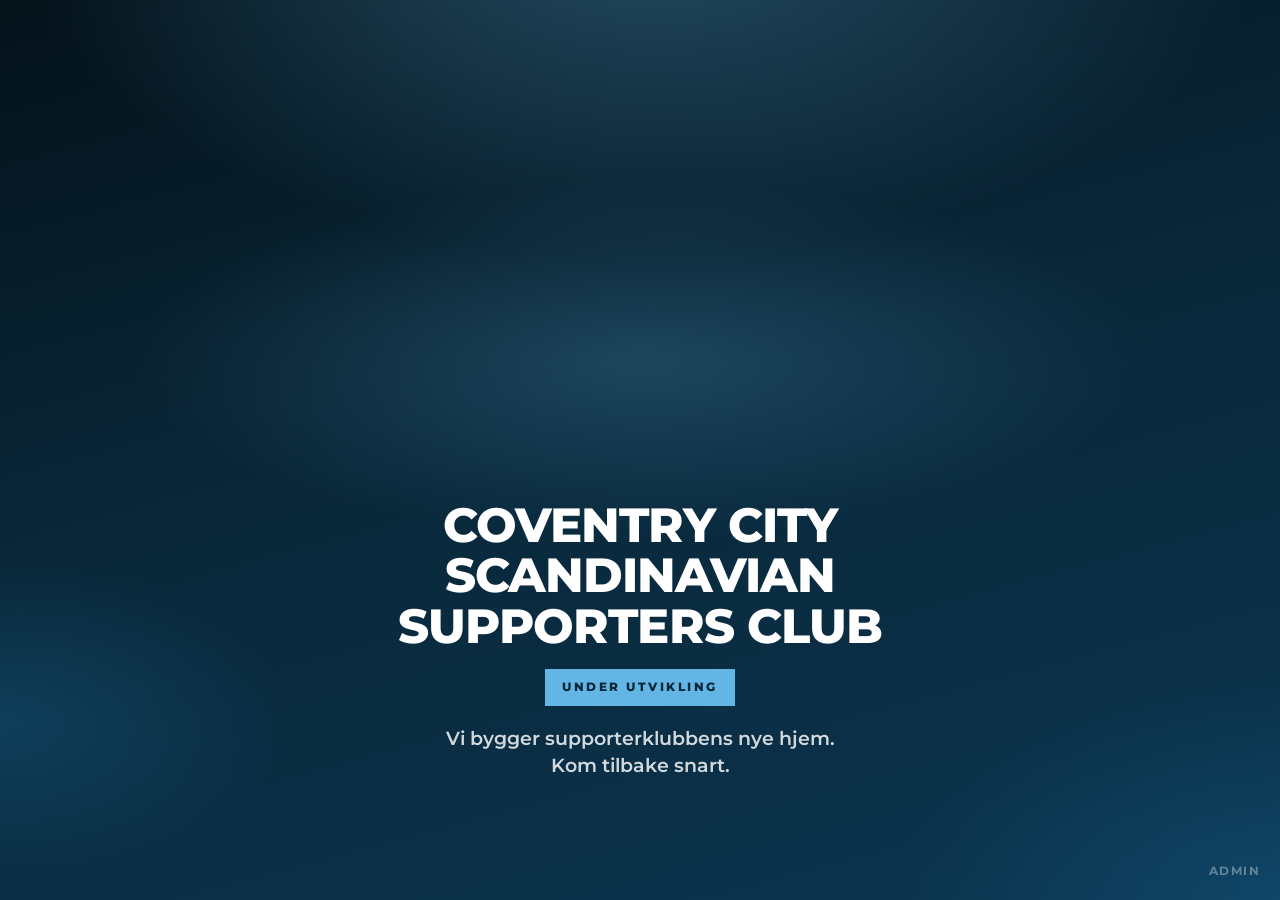
<file: statistikk.html>
<!DOCTYPE html>
<html lang="nb">
  <head>
    <script src="assets/js/cms-boot.js?v=20260808-logo"></script>
    <script src="assets/js/site-gate.js?v=20260807-toggle"></script>
    <meta charset="utf-8" />
    <meta name="viewport" content="width=device-width, initial-scale=1" />
    <title>Statistikk — Coventry City Scandinavia</title>
    <meta name="description" content="Championship-statistikk for Coventry City." />
    <link rel="preconnect" href="https://fonts.googleapis.com" />
    <link rel="preconnect" href="https://fonts.gstatic.com" crossorigin />
    <link href="https://fonts.googleapis.com/css2?family=Montserrat:wght@400;500;600;700&display=swap" rel="stylesheet" />
    <link rel="stylesheet" href="assets/css/styles.css?v=20260808-fpl" />
    <link rel="icon" href="assets/img/logo.jpg" type="image/jpeg" />
  </head>
  <body data-cms-title="stats.title">
    <header class="site-header">
      <div class="wrap">
        <a class="brand" href="index.html">
          <img class="brand__mark" data-cms-src="brand.logoUrl" src="[data-uri]" alt="" width="40" height="40" />
          <span class="brand__text">
            <span class="brand__name" data-cms="brand.name">Coventry City</span>
            <span class="brand__sub" data-cms="brand.sub">Scandinavia</span>
          </span>
        </a>
        <button class="nav-toggle" type="button" aria-expanded="false" aria-controls="site-nav" aria-label="Meny">
          <span></span><span></span><span></span>
        </button>
        <nav class="nav" id="site-nav">
          <a href="index.html" data-nav="home" data-cms="nav.home">Hjem</a>
          <a href="kamper.html" data-nav="fixtures" data-cms="nav.fixtures">Kamper</a>
          <a href="statistikk.html" data-nav="stats" data-cms="nav.stats">Statistikk</a>
          <a href="nyheter.html" data-nav="news" data-cms="nav.news">Nyheter</a>
          <a href="rykteborsen.html" data-nav="rumors" data-cms="nav.rumors">Ryktebørsen</a>
          <a href="medlem.html" data-nav="members" data-cms="nav.members">Medlem</a>
          <a href="om-oss.html" data-nav="about" data-cms="nav.about">Om oss</a>
          <a
            class="nav__fpl"
            href="https://fantasy.premierleague.com/leagues/auto-join/evm0r9"
            target="_blank"
            rel="noopener noreferrer"
            title="Bli med i klubbens Fantasy Premier League"
          >
            <img src="assets/img/fpl-logo.svg" alt="Fantasy Premier League" width="72" height="27" />
          </a>
        </nav>
      </div>
    </header>

    <main>
      <header class="page-hero">
        <div class="wrap">
          <h1 data-cms="stats.title">Statistikk</h1>
          <p data-cms="stats.lead">Championship 2024/25 og 2025/26 — sesongoversikt, hjemme/borte og kamp for kamp.</p>
        </div>
      </header>

      <section class="section">
        <div class="wrap">
          <div class="season-tabs" id="season-tabs" role="tablist" aria-label="Sesong"></div>
          <div id="stats-root"><p class="empty-state">Laster statistikk…</p></div>
        </div>
      </section>
    </main>

    <div class="note">
      <div class="wrap" data-cms="stats.note">Kampstats: football-data.co.uk · Spillerstats: API-Football (kommer)</div>
    </div>

    <footer class="site-footer">
      <div class="wrap">
        <div class="footer-start">
          <strong data-cms="footer.title">Coventry City Scandinavia</strong>
          <div class="footer-meta" data-cms="footer.tagline">Sky blue forever</div>
          <p data-cms="footer.text">Sky Blues supporterklubb for Skandinavia.</p>
        </div>
        <a
          class="footer-fpl"
          href="https://fantasy.premierleague.com/leagues/auto-join/evm0r9"
          target="_blank"
          rel="noopener noreferrer"
          title="Bli med i klubbens Fantasy Premier League"
        >
          <img src="assets/img/fpl-logo.svg" alt="Fantasy Premier League — klubbens liga" width="72" height="27" />
        </a>
        <a class="footer-login" href="admin/" data-section="footerAdmin" data-cms="footer.adminLabel">Admin</a>
      </div>
    </footer>

    <script src="assets/js/vendor/supabase.js"></script>
    <script src="assets/js/supabase-config.js"></script>
<script src="assets/js/content.js?v=20260808-logo"></script>
    <script src="assets/js/main.js"></script>
  </body>
</html>
</file>
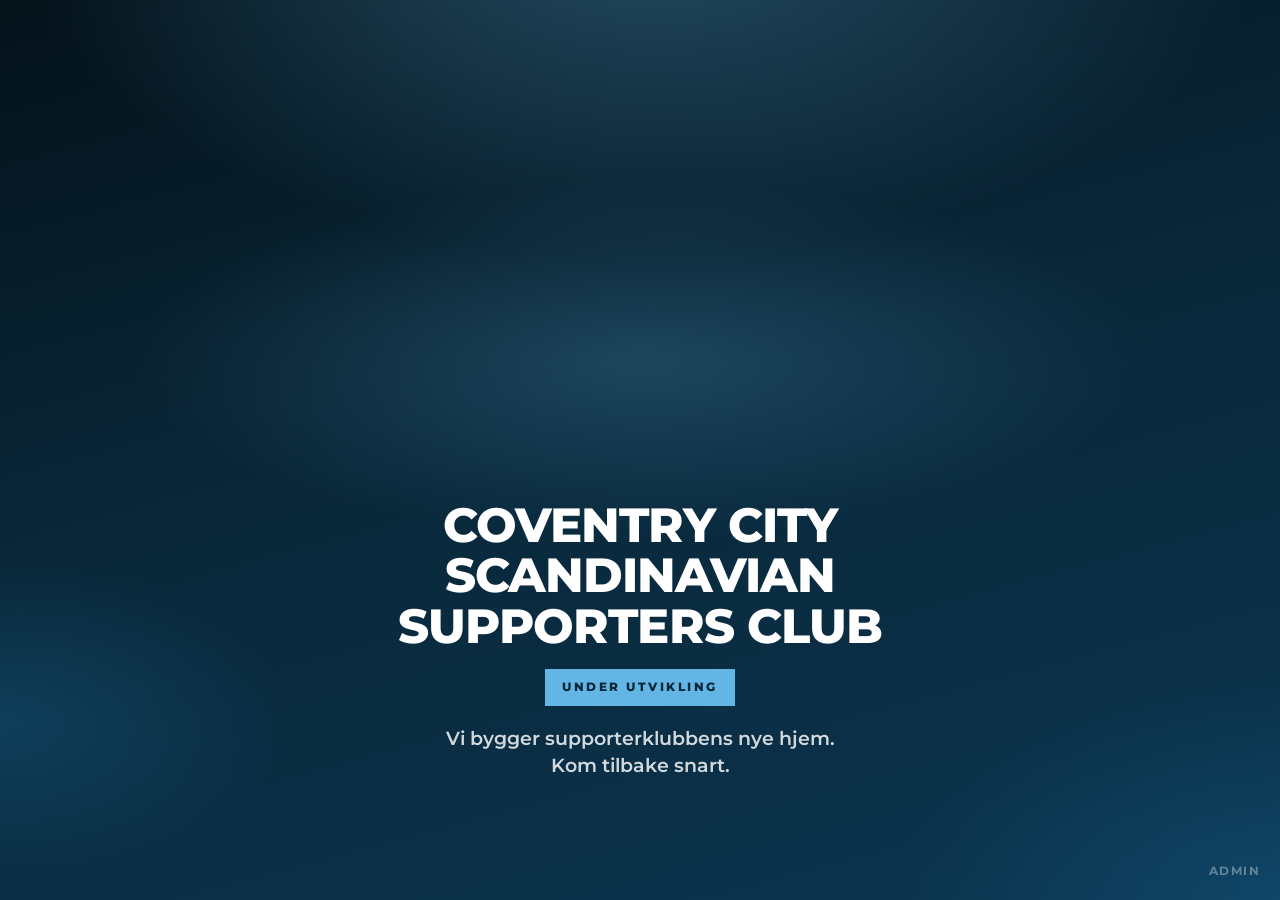
<file: utmelding.html>
<!DOCTYPE html>
<html lang="nb">
  <head>
    <script src="assets/js/cms-boot.js?v=20260808-logo"></script>
    <script src="assets/js/site-gate.js?v=20260807-toggle"></script>
    <meta charset="utf-8" />
    <meta name="viewport" content="width=device-width, initial-scale=1" />
    <title>Meld deg ut — Coventry City Scandinavia</title>
    <meta name="robots" content="noindex" />
    <link rel="preconnect" href="https://fonts.googleapis.com" />
    <link rel="preconnect" href="https://fonts.gstatic.com" crossorigin />
    <link
      href="https://fonts.googleapis.com/css2?family=Montserrat:wght@400;500;600;700&display=swap"
      rel="stylesheet"
    />
    <link rel="stylesheet" href="assets/css/styles.css?v=20260808-fpl" />
    <link rel="icon" href="assets/img/logo.jpg" type="image/jpeg" />
  </head>
  <body>
    <header class="site-header">
      <div class="wrap">
        <a class="brand" href="index.html">
          <img class="brand__mark" data-cms-src="brand.logoUrl" src="[data-uri]" alt="" width="40" height="40" />
          <span class="brand__text">
            <span class="brand__name" data-cms="brand.name">Coventry City</span>
            <span class="brand__sub" data-cms="brand.sub">Scandinavia</span>
          </span>
        </a>
        <button class="nav-toggle" type="button" aria-expanded="false" aria-controls="site-nav" aria-label="Meny">
          <span></span><span></span><span></span>
        </button>
        <nav class="nav" id="site-nav">
          <a href="index.html" data-nav="home" data-cms="nav.home">Hjem</a>
          <a href="kamper.html" data-nav="fixtures" data-cms="nav.fixtures">Kamper</a>
          <a href="statistikk.html" data-nav="stats" data-cms="nav.stats">Statistikk</a>
          <a href="nyheter.html" data-nav="news" data-cms="nav.news">Nyheter</a>
          <a href="rykteborsen.html" data-nav="rumors" data-cms="nav.rumors">Ryktebørsen</a>
          <a href="medlem.html" data-nav="members" data-cms="nav.members">Medlem</a>
          <a href="om-oss.html" data-nav="about" data-cms="nav.about">Om oss</a>
          <a
            class="nav__fpl"
            href="https://fantasy.premierleague.com/leagues/auto-join/evm0r9"
            target="_blank"
            rel="noopener noreferrer"
            title="Bli med i klubbens Fantasy Premier League"
          >
            <img src="assets/img/fpl-logo.svg" alt="Fantasy Premier League" width="72" height="27" />
          </a>
        </nav>
      </div>
    </header>

    <main>
      <header class="page-hero page-hero--member">
        <div class="wrap">
          <p class="page-hero__eyebrow">Medlemskap</p>
          <h1>Meld deg ut</h1>
          <p>Bekreft at du vil avslutte medlemskapet i Coventry City Scandinavia.</p>
        </div>
      </header>

      <section class="section section--member">
        <div class="wrap member-unsub">
          <div class="member-form-card reveal" id="unsubscribe-panel">
            <div class="member-form-card__head">
              <h2 class="member-form-card__title">Bekreft utmelding</h2>
              <p class="member-form-card__lead" id="unsubscribe-lead">Laster utmeldingslenke…</p>
            </div>
            <form id="unsubscribe-form" class="member-form" hidden>
              <p class="member-lead">
                Når du bekrefter, settes medlemskapet til utmeldt. Du kan melde deg inn på nytt senere.
              </p>
              <div class="cta-row">
                <button class="btn btn--sky" type="submit" id="unsubscribe-submit">Bekreft utmelding</button>
                <a class="btn btn--ghost member-btn--ink" href="index.html">Avbryt</a>
              </div>
            </form>
            <p class="member-msg" id="unsubscribe-msg" hidden></p>
          </div>
        </div>
      </section>
    </main>

    <footer class="site-footer">
      <div class="wrap">
        <div class="footer-start">
          <strong data-cms="footer.title">Coventry City Scandinavia</strong>
          <div class="footer-meta" data-cms="footer.tagline">Sky blue forever</div>
          <p data-cms="footer.text">Sky Blues supporterklubb for Skandinavia.</p>
        </div>
        <a
          class="footer-fpl"
          href="https://fantasy.premierleague.com/leagues/auto-join/evm0r9"
          target="_blank"
          rel="noopener noreferrer"
          title="Bli med i klubbens Fantasy Premier League"
        >
          <img src="assets/img/fpl-logo.svg" alt="Fantasy Premier League — klubbens liga" width="72" height="27" />
        </a>
      </div>
    </footer>

    <script src="assets/js/vendor/supabase.js"></script>
    <script src="assets/js/supabase-config.js"></script>
<script src="assets/js/content.js?v=20260808-logo"></script>
    <script src="assets/js/main.js"></script>
    <script src="assets/js/members.js"></script>
  </body>
</html>
</file>
<file: assets/css/styles.css>
/* Coventry City Scandinavia — aligned with ccfc.co.uk tokens
   Fonts: Montserrat / Montserrat SemiBold (CCFC primary/secondary)
   Colors: CCFC primary scale (primary-500 #62b5e5, primary-600 #299adc) */

:root {
  /* CCFC primary-* */
  --sky: #62b5e5; /* primary-500 */
  --sky-bright: #80c3ea; /* primary-400 */
  --sky-deep: #299adc; /* primary-600 */
  --sky-dark: #1c73a6; /* primary-700 */
  --sky-mist: #c2e2f5; /* primary-200 */
  --ink: #092739; /* primary-900 */
  --ink-soft: #134f72; /* primary-800 */
  --paper: #edf7fc; /* primary-50 */
  --white: #ffffff;
  --neutral: #242424; /* neutral-900 */
  --line: rgba(9, 39, 57, 0.12);
  --line-strong: rgba(9, 39, 57, 0.22);
  --muted: rgba(9, 39, 57, 0.62);

  /* CCFC: --primary-font MontserratSemiBold, --secondary-font Montserrat */
  --font-display: "Montserrat", system-ui, sans-serif;
  --font-body: "Montserrat", system-ui, sans-serif;

  --ease: cubic-bezier(0.22, 1, 0.36, 1);
  --nav-h: 4.25rem;
  --max: 72rem;
}

*,
*::before,
*::after {
  box-sizing: border-box;
}

html {
  scroll-behavior: smooth;
}

body {
  margin: 0;
  font-family: var(--font-body);
  font-size: 1.05rem;
  line-height: 1.6;
  color: var(--ink);
  background: var(--paper);
  -webkit-font-smoothing: antialiased;
}

img {
  max-width: 100%;
  display: block;
}

a {
  color: inherit;
  text-decoration-thickness: 0.08em;
  text-underline-offset: 0.18em;
}

a:hover {
  color: var(--sky-deep);
}

h1,
h2,
h3 {
  font-family: var(--font-display);
  font-weight: 600; /* Montserrat SemiBold — CCFC font-heading */
  line-height: 1.05;
  letter-spacing: -0.01em;
  text-transform: uppercase;
  margin: 0;
}

p {
  margin: 0;
}

/* —— Layout —— */
.wrap {
  width: min(100% - 2rem, var(--max));
  margin-inline: auto;
}

.section {
  padding: clamp(3.5rem, 8vw, 6rem) 0;
}

.section__head {
  position: relative;
  max-width: 40rem;
  margin-bottom: clamp(2rem, 4.5vw, 3rem);
  padding: 0.1rem 0 1.4rem 1.3rem;
}

.section__head::before {
  content: "";
  position: absolute;
  left: 0;
  top: 0.2rem;
  bottom: 1.4rem;
  width: 3px;
  background: linear-gradient(180deg, var(--sky-bright), var(--sky-deep));
  border-radius: 2px;
  transform-origin: top center;
  animation: head-rule 0.85s var(--ease) both;
}

.section__head::after {
  content: "";
  position: absolute;
  left: 1.3rem;
  right: 0;
  bottom: 0;
  height: 1px;
  background: linear-gradient(90deg, var(--line-strong), transparent 90%);
}

.section__head .tag {
  margin-bottom: 0.7rem;
}

.section__head .tag::before {
  display: none;
}

.section__head h2 {
  font-size: clamp(2.15rem, 5.5vw, 3.35rem);
  font-weight: 700;
  letter-spacing: -0.03em;
  line-height: 0.96;
  margin-bottom: 0.85rem;
  color: var(--ink);
}

.section__head > p:not(.tag) {
  color: var(--muted);
  font-size: 1.05rem;
  line-height: 1.55;
  max-width: 34rem;
}

@keyframes head-rule {
  from {
    transform: scaleY(0);
    opacity: 0;
  }
  to {
    transform: scaleY(1);
    opacity: 1;
  }
}

/* —— Nav —— */
.site-header {
  position: sticky;
  top: 0;
  z-index: 40;
  height: var(--nav-h);
  display: flex;
  align-items: center;
  background: color-mix(in srgb, var(--ink) 88%, transparent);
  backdrop-filter: blur(12px);
  -webkit-backdrop-filter: blur(12px);
  border-bottom: 1px solid rgba(255, 255, 255, 0.08);
}

.site-header .wrap {
  display: flex;
  align-items: center;
  justify-content: space-between;
  gap: 1rem;
  width: min(100% - 1.5rem, var(--max));
}

.brand {
  display: flex;
  align-items: center;
  gap: 0.7rem;
  text-decoration: none;
  color: var(--white);
}

.brand:hover {
  color: var(--white);
}

.brand__mark {
  width: 2.75rem;
  height: 2.75rem;
  flex-shrink: 0;
  border-radius: 50%;
  object-fit: cover;
  background: #fff;
}

/* Avoid flashing the repo fallback logo before CMS/admin URL is applied */
img[data-cms-src="brand.logoUrl"]:not(.is-cms-ready) {
  opacity: 0 !important;
  animation: none !important;
}

.brand__text {
  display: flex;
  flex-direction: column;
  gap: 0.05rem;
  line-height: 1;
}

.brand__name {
  font-family: var(--font-display);
  font-size: 0.95rem;
  font-weight: 600;
  letter-spacing: 0.04em;
  text-transform: uppercase;
}

.brand__sub {
  font-size: 0.65rem;
  font-weight: 600;
  letter-spacing: 0.08em;
  text-transform: uppercase;
  color: var(--sky-mist);
  opacity: 0.9;
}

.nav {
  display: flex;
  align-items: center;
  gap: 0.15rem;
}

.nav a[hidden],
[data-nav][hidden],
[data-section][hidden] {
  display: none !important;
}

.nav a {
  font-size: 0.8rem;
  font-weight: 700;
  letter-spacing: 0.05em;
  text-transform: uppercase;
  text-decoration: none;
  color: rgba(255, 255, 255, 0.78);
  padding: 0.55rem 0.7rem;
  transition: color 0.25s var(--ease);
}

.nav a:hover,
.nav a[aria-current="page"] {
  color: var(--white);
}

.nav a.nav__external::after {
  content: "↗";
  margin-left: 0.2em;
  font-size: 0.7em;
  opacity: 0.7;
  vertical-align: super;
  line-height: 0;
}

.nav a.nav__fpl {
  display: inline-flex;
  align-items: center;
  padding: 0.35rem 0.45rem;
  line-height: 0;
}

.nav a.nav__fpl img {
  display: block;
  width: 4.5rem;
  height: auto;
  border-radius: 0.35rem;
  transition: transform 0.25s var(--ease), opacity 0.25s var(--ease);
  opacity: 0.92;
}

.nav a.nav__fpl:hover img {
  transform: translateY(-1px);
  opacity: 1;
}

.nav-toggle {
  display: none;
  background: none;
  border: 1px solid rgba(255, 255, 255, 0.25);
  color: var(--white);
  width: 2.6rem;
  height: 2.6rem;
  padding: 0;
  cursor: pointer;
}

.nav-toggle span {
  display: block;
  width: 1.1rem;
  height: 2px;
  margin: 5px auto;
  background: currentColor;
}

@media (max-width: 760px) {
  .nav-toggle {
    display: block;
  }

  .nav {
    position: fixed;
    inset: var(--nav-h) 0 auto 0;
    flex-direction: column;
    align-items: stretch;
    background: var(--ink);
    padding: 0.75rem;
    border-bottom: 1px solid rgba(255, 255, 255, 0.08);
    transform: translateY(-120%);
    opacity: 0;
    pointer-events: none;
    transition: transform 0.35s var(--ease), opacity 0.35s var(--ease);
  }

  .nav.is-open {
    transform: translateY(0);
    opacity: 1;
    pointer-events: auto;
  }

  .nav a {
    padding: 0.9rem 1rem;
  }

  .nav a.nav__fpl {
    padding: 0.65rem 1rem;
  }

  .nav a.nav__fpl img {
    width: 5rem;
  }
}

/* —— Buttons —— */
.btn {
  display: inline-flex;
  align-items: center;
  justify-content: center;
  gap: 0.5rem;
  font-family: var(--font-body);
  font-size: 0.8rem;
  font-weight: 800;
  letter-spacing: 0.06em;
  text-transform: uppercase;
  text-decoration: none;
  padding: 0.95rem 1.45rem;
  border: 2px solid transparent;
  cursor: pointer;
  transition: transform 0.25s var(--ease), background 0.25s var(--ease),
    color 0.25s var(--ease), border-color 0.25s var(--ease);
}

.btn:hover {
  transform: translateY(-2px);
  color: inherit;
}

.btn--solid {
  background: var(--ink);
  color: var(--white);
}

.btn--solid:hover {
  background: var(--ink-soft);
  color: var(--white);
}

.btn--ghost {
  background: transparent;
  color: var(--white);
  border-color: rgba(255, 255, 255, 0.55);
}

.btn--ghost:hover {
  background: rgba(255, 255, 255, 0.1);
  color: var(--white);
}

.btn--sky {
  background: var(--sky);
  color: var(--white);
}

.btn--sky:hover {
  background: var(--sky-deep);
  color: var(--white);
}

.cta-row {
  display: flex;
  flex-wrap: wrap;
  gap: 0.75rem;
  margin-top: 1.75rem;
}

/* —— Hero (full-bleed) ——
   Visual sits in normal flow (not absolute behind content) so the photos
   always keep reserved height on desktop/Safari — the solid copy band
   previously could cover the entire hero when viewport height was short
   or page zoom was elevated (common on Mac). */
.hero {
  position: relative;
  min-height: calc(100vh - var(--nav-h));
  min-height: calc(100dvh - var(--nav-h));
  min-height: calc(100svh - var(--nav-h));
  display: flex;
  flex-direction: column;
  overflow: hidden;
  color: var(--white);
  background: var(--ink);
}

.hero__visual {
  position: relative;
  flex: 1 1 auto;
  /* Always reserve a visible photo plane above the copy band */
  min-height: clamp(16rem, 48vh, 36rem);
  min-height: clamp(16rem, 48svh, 36rem);
  background: var(--ink);
  overflow: hidden;
}

.hero__slides {
  position: absolute;
  inset: 0;
}

.hero__slide {
  position: absolute;
  inset: 0;
  margin: 0;
  background-color: var(--ink);
  opacity: 0;
  transform: scale(1.04);
  transform-origin: center top;
  transition:
    opacity 1.1s var(--ease),
    transform 8s var(--ease);
  /* Avoid will-change: Safari can fail to paint bg/img layers with it */
}

.hero__slide.is-active {
  opacity: 1;
  transform: scale(1);
  z-index: 1;
}

.hero__slide img {
  width: 100%;
  height: 100%;
  max-width: none;
  object-fit: cover;
  /* Keep faces/heads visible — photos are framed tightly at the top */
  object-position: center top;
  display: block;
  pointer-events: none;
  /*
    Photos have almost no headroom; nudge + slight scale so heads sit
    clearly below the sticky header instead of flush against it.
  */
  -webkit-transform: translate3d(0, 10%, 0) scale(1.15);
  transform: translate3d(0, 10%, 0) scale(1.15);
  transform-origin: center top;
}

.hero__visual::before {
  content: "";
  position: absolute;
  inset: 0;
  z-index: 2;
  pointer-events: none;
  background:
    linear-gradient(
      180deg,
      rgba(4, 18, 26, 0.15) 0%,
      rgba(4, 18, 26, 0.28) 45%,
      rgba(4, 18, 26, 0.45) 100%
    );
}

.hero__visual::after {
  content: none;
}

.hero__content {
  position: relative;
  z-index: 3;
  flex: 0 0 auto;
  width: 100%;
  max-width: none;
  margin: 0;
  padding:
    clamp(2rem, 5vw, 3rem)
    max(1rem, calc((100% - var(--max)) / 2))
    clamp(2.25rem, 6vw, 3.5rem);
  background: #04121a;
  box-shadow: 0 -2.5rem 2.5rem 1.25rem rgba(4, 18, 26, 0.88);
}

.hero__brand {
  font-family: var(--font-display);
  font-size: clamp(2.4rem, 9vw, 5.5rem);
  font-weight: 800;
  letter-spacing: -0.02em;
  line-height: 1.02;
  text-transform: uppercase;
  max-width: 14ch;
  margin-bottom: 0.85rem;
  color: #ffffff;
  text-shadow: none;
  -webkit-text-stroke: 0;
  opacity: 0;
  animation: rise 0.9s var(--ease) 0.15s forwards;
}

.hero__brand span {
  display: block;
  color: #ffffff;
}

.hero__brand span:last-child {
  color: #ffffff;
}

.hero__lead {
  font-size: clamp(1.05rem, 2.3vw, 1.3rem);
  font-weight: 600;
  line-height: 1.45;
  max-width: 34rem;
  color: #ffffff;
  text-shadow: none;
  -webkit-text-stroke: 0;
  opacity: 0;
  animation: rise 0.9s var(--ease) 0.35s forwards;
}

.hero .cta-row {
  opacity: 0;
  animation: rise 0.9s var(--ease) 0.55s forwards;
}

.hero .btn--solid {
  background: #ffffff;
  color: var(--ink);
  border-color: #ffffff;
}

.hero .btn--solid:hover {
  background: var(--sky-mist);
  color: var(--ink);
  border-color: var(--sky-mist);
}

.hero .btn--ghost {
  background: transparent;
  border-color: rgba(255, 255, 255, 0.85);
  color: #ffffff;
}

.hero .btn--ghost:hover {
  background: rgba(255, 255, 255, 0.12);
  color: #ffffff;
}

.hero__dots {
  display: flex;
  flex-wrap: wrap;
  gap: 0.55rem;
  margin-top: 1.75rem;
  opacity: 0;
  animation: rise 0.9s var(--ease) 0.7s forwards;
}

.hero__dot {
  width: 0.65rem;
  height: 0.65rem;
  padding: 0;
  border: 1px solid rgba(255, 255, 255, 0.55);
  border-radius: 0;
  background: transparent;
  cursor: pointer;
  transition: background 0.25s var(--ease), border-color 0.25s var(--ease);
}

.hero__dot:hover,
.hero__dot:focus-visible {
  background: rgba(255, 255, 255, 0.45);
  outline: none;
}

.hero__dot.is-active {
  background: var(--sky-mist);
  border-color: var(--sky-mist);
}

@keyframes rise {
  from {
    opacity: 0;
    transform: translateY(1.25rem);
  }
  to {
    opacity: 1;
    transform: translateY(0);
  }
}

@media (prefers-reduced-motion: reduce) {
  .hero__slide {
    transition: opacity 0.01ms linear !important;
    transform: none !important;
  }

  .hero__brand,
  .hero__lead,
  .hero .cta-row,
  .hero__dots,
  .reveal,
  .tag::before,
  .section__head::before {
    animation: none !important;
    opacity: 1 !important;
    transform: none !important;
  }
}

/* —— Page hero (inner pages) —— */
.page-hero {
  position: relative;
  overflow: hidden;
  color: var(--white);
  background: var(--ink);
  padding: clamp(3rem, 7vw, 4.5rem) 0 clamp(2.5rem, 5vw, 3.5rem);
}

.page-hero::before {
  content: "";
  position: absolute;
  inset: 0;
  background: linear-gradient(120deg, var(--sky-dark), var(--sky-deep) 45%, var(--sky));
  opacity: 0.92;
}

.page-hero::after {
  content: "";
  position: absolute;
  inset: 0;
  background: linear-gradient(180deg, transparent 20%, rgba(4, 18, 26, 0.55));
}

.page-hero .wrap {
  position: relative;
  z-index: 1;
}

.page-hero h1 {
  font-size: clamp(2.2rem, 6vw, 3.75rem);
  max-width: 12ch;
  margin-bottom: 0.65rem;
}

.page-hero p {
  max-width: 34rem;
  color: rgba(255, 255, 255, 0.88);
}

/* —— Match list —— */
.match-list {
  display: flex;
  flex-direction: column;
  border-top: 1px solid var(--line-strong);
}

.match {
  display: grid;
  grid-template-columns: 7.5rem 1fr auto;
  gap: 1rem 1.25rem;
  align-items: center;
  padding: 1.15rem 0;
  border-bottom: 1px solid var(--line);
}

.match__when {
  font-size: 0.78rem;
  font-weight: 700;
  letter-spacing: 0.06em;
  text-transform: uppercase;
  color: var(--muted);
}

.match__when strong {
  display: block;
  font-family: var(--font-display);
  font-size: 1.15rem;
  font-weight: 600;
  letter-spacing: 0.02em;
  color: var(--ink);
  line-height: 1;
  margin-bottom: 0.2rem;
}

.match__teams {
  font-family: var(--font-display);
  font-size: clamp(1.05rem, 2.2vw, 1.25rem);
  font-weight: 600;
  letter-spacing: 0.02em;
  text-transform: uppercase;
  line-height: 1.05;
}

.match__comp {
  font-family: var(--font-body);
  font-size: 0.75rem;
  font-weight: 700;
  letter-spacing: 0.08em;
  text-transform: uppercase;
  color: var(--sky-deep);
  margin-top: 0.35rem;
}

.match__score {
  font-family: var(--font-display);
  font-size: 1.35rem;
  font-weight: 600;
  letter-spacing: -0.01em;
  min-width: 4.5rem;
  text-align: right;
}

.match__status {
  font-size: 0.72rem;
  font-weight: 800;
  letter-spacing: 0.05em;
  text-transform: uppercase;
  color: var(--muted);
  text-align: right;
}

.match--result .match__score {
  color: var(--sky-deep);
}

.match-detail {
  grid-column: 1 / -1;
  display: none;
  padding: 0.25rem 0 0.5rem;
  font-size: 0.92rem;
  color: var(--muted);
}

.match.is-open .match-detail {
  display: block;
}

.match__toggle {
  grid-column: 1 / -1;
  justify-self: start;
  background: none;
  border: none;
  padding: 0;
  font: inherit;
  font-size: 0.78rem;
  font-weight: 800;
  letter-spacing: 0.05em;
  text-transform: uppercase;
  color: var(--sky-deep);
  cursor: pointer;
}

@media (max-width: 640px) {
  .match {
    grid-template-columns: 1fr auto;
  }

  .match__when {
    grid-column: 1 / -1;
  }
}

.filters {
  display: flex;
  flex-wrap: wrap;
  gap: 0.5rem;
  margin-bottom: 1.5rem;
}

.filter-btn {
  font-family: var(--font-body);
  font-size: 0.75rem;
  font-weight: 800;
  letter-spacing: 0.05em;
  text-transform: uppercase;
  background: transparent;
  border: 1px solid var(--line-strong);
  color: var(--ink);
  padding: 0.55rem 0.9rem;
  cursor: pointer;
  transition: background 0.2s var(--ease), border-color 0.2s var(--ease),
    color 0.2s var(--ease);
}

.filter-btn:hover,
.filter-btn.is-active {
  background: var(--ink);
  border-color: var(--ink);
  color: var(--white);
}

/* —— News —— */
.news-list {
  display: flex;
  flex-direction: column;
  gap: 0;
  border-top: 1px solid var(--line-strong);
}

.news-item {
  display: grid;
  grid-template-columns: 6.5rem 1fr;
  gap: 1.25rem;
  padding: 1.5rem 0;
  border-bottom: 1px solid var(--line);
  text-decoration: none;
  color: inherit;
  transition: color 0.2s var(--ease);
}

.news-item:hover {
  color: var(--sky-deep);
}

.news-item__date {
  font-size: 0.75rem;
  font-weight: 800;
  letter-spacing: 0.05em;
  text-transform: uppercase;
  color: var(--muted);
  padding-top: 0.35rem;
}

.news-item h3 {
  font-size: clamp(1.15rem, 2.5vw, 1.45rem);
  margin-bottom: 0.4rem;
}

.news-item p {
  color: var(--muted);
  max-width: 40rem;
}

.news-item:hover p {
  color: var(--muted);
}

.news-item__image {
  display: block;
  width: 100%;
  max-width: 28rem;
  height: auto;
  margin-top: 0.85rem;
  object-fit: cover;
  object-position: center top;
  aspect-ratio: 16 / 9;
}

.article {
  max-width: 40rem;
}

.article__meta {
  font-size: 0.75rem;
  font-weight: 800;
  letter-spacing: 0.05em;
  text-transform: uppercase;
  color: var(--muted);
  margin-bottom: 1rem;
}

.article__image {
  display: block;
  width: 100%;
  height: auto;
  max-height: min(32rem, 70vh);
  object-fit: contain;
  margin: 0 0 1.5rem;
  background: transparent;
}

.article h1 {
  font-size: clamp(2.6rem, 7vw, 4rem);
  margin-bottom: 1.25rem;
}

.article p + p {
  margin-top: 1rem;
}

/* —— Ryktebørsen —— */
.rumors-disclaimer {
  max-width: 40rem;
  margin: 0 0 2rem;
  padding: 0.85rem 0 0.85rem 1rem;
  border-left: 3px solid var(--sky);
  color: var(--muted);
  font-size: 0.95rem;
  line-height: 1.55;
}

.rumor-list {
  display: flex;
  flex-direction: column;
  border-top: 1px solid var(--line-strong);
}

.rumor-item {
  display: grid;
  grid-template-columns: 6.5rem 1fr;
  gap: 1.25rem;
  padding: 1.5rem 0;
  border-bottom: 1px solid var(--line);
}

.rumor-item__date {
  font-size: 0.75rem;
  font-weight: 800;
  letter-spacing: 0.05em;
  text-transform: uppercase;
  color: var(--muted);
  padding-top: 0.35rem;
}

.rumor-item__tag {
  display: inline-block;
  font-size: 0.68rem;
  font-weight: 800;
  letter-spacing: 0.08em;
  text-transform: uppercase;
  margin-bottom: 0.45rem;
  color: var(--sky-deep);
}

.rumor-item__tag--bekreftet {
  color: #1a6b3c;
}

.rumor-item__tag--avvist {
  color: #8a3a2a;
}

.rumor-item h2,
.rumor-item__title {
  font-size: clamp(1.15rem, 2.5vw, 1.45rem);
  margin: 0 0 0.45rem;
}

.rumor-item__title a {
  color: inherit;
  text-decoration: none;
}

.rumor-item__title a:hover {
  color: var(--sky-deep);
  text-decoration: underline;
  text-underline-offset: 0.15em;
}

.rumor-item__summary {
  color: var(--muted);
  margin: 0 0 0.85rem;
  max-width: 38rem;
  line-height: 1.55;
}

.rumor-item__meta {
  font-size: 0.85rem;
  color: var(--muted);
}

.rumor-item__meta a {
  color: var(--sky-deep);
  font-weight: 600;
  text-decoration: underline;
  text-underline-offset: 0.15em;
}

.rumor-item__meta a:hover {
  color: var(--ink);
}

@media (max-width: 560px) {
  .rumor-item {
    grid-template-columns: 1fr;
    gap: 0.35rem;
  }

  .rumor-item__date {
    padding-top: 0;
  }
}

@media (max-width: 640px) {
  .news-item {
    grid-template-columns: 1fr;
    gap: 0.5rem;
  }

  .news-item__date {
    padding-top: 0;
  }

  .news-item__image {
    max-width: none;
  }
}

/* —— About / split —— */
.split {
  display: grid;
  grid-template-columns: 1fr 1fr;
  gap: clamp(2rem, 5vw, 4rem);
  align-items: start;
}

.split__visual {
  min-height: 22rem;
  background:
    linear-gradient(160deg, rgba(9, 39, 57, 0.2), rgba(9, 39, 57, 0.55)),
    linear-gradient(135deg, var(--sky-dark), var(--sky-bright));
  position: relative;
  overflow: hidden;
}

.split__visual::after {
  content: "";
  position: absolute;
  inset: 0;
  background-image: url("../img/pitch-grain.svg");
  background-size: cover;
  opacity: 0.4;
  mix-blend-mode: soft-light;
}

.split__copy h2 {
  font-size: clamp(1.75rem, 4vw, 2.4rem);
  margin-bottom: 1rem;
}

.split__copy p {
  color: var(--muted);
  margin-bottom: 1rem;
}

@media (max-width: 800px) {
  .split {
    grid-template-columns: 1fr;
  }

  .split__visual {
    min-height: 14rem;
    order: -1;
  }
}

/* —— Note strip —— */
.note {
  background: var(--ink);
  color: rgba(255, 255, 255, 0.85);
  padding: 1.25rem 0;
  font-size: 0.9rem;
}

.note a {
  color: var(--sky-mist);
}

/* —— Footer —— */
.site-footer {
  background: var(--ink);
  color: rgba(255, 255, 255, 0.7);
  padding: 1rem 0;
  margin-top: auto;
}

.site-footer .wrap {
  display: flex;
  flex-wrap: wrap;
  justify-content: space-between;
  align-items: center;
  gap: 0.65rem 1.25rem;
}

.footer-start {
  display: flex;
  flex-wrap: wrap;
  align-items: center;
  gap: 0.35rem 1.15rem;
  min-width: 0;
}

.footer-fpl {
  flex-shrink: 0;
  display: inline-flex;
  align-items: center;
  line-height: 0;
  text-decoration: none;
  opacity: 0.9;
  transition: opacity 0.25s var(--ease), transform 0.25s var(--ease);
}

.footer-fpl img {
  display: block;
  width: 4.25rem;
  height: auto;
  border-radius: 0.3rem;
}

.footer-fpl:hover {
  opacity: 1;
  transform: translateY(-1px);
}

.footer-login {
  flex-shrink: 0;
  font-size: 0.75rem;
  font-weight: 700;
  letter-spacing: 0.08em;
  text-transform: uppercase;
  line-height: 1.2;
  color: rgba(255, 255, 255, 0.45);
  text-decoration: none;
}

.footer-login:hover {
  color: var(--sky-mist);
}

.site-footer strong {
  font-family: var(--font-display);
  font-size: 0.92rem;
  font-weight: 600;
  letter-spacing: 0.04em;
  text-transform: uppercase;
  line-height: 1.2;
  color: var(--white);
  margin: 0;
}

.site-footer p,
.footer-text {
  flex: 1 0 100%;
  margin: 0;
  font-size: 0.8rem;
  line-height: 1.3;
  max-width: 36rem;
}

.site-footer p[hidden],
.footer-text[hidden] {
  display: none;
}

.footer-meta {
  font-size: 0.75rem;
  font-weight: 700;
  letter-spacing: 0.08em;
  text-transform: uppercase;
  line-height: 1.2;
  color: rgba(255, 255, 255, 0.45);
}

@media (max-width: 720px) {
  .site-footer {
    padding: 0.85rem 0;
  }

  .site-footer .wrap {
    flex-wrap: nowrap;
    gap: 0.75rem;
  }

  .footer-start {
    flex: 1;
    min-width: 0;
    flex-wrap: nowrap;
    gap: 0.65rem;
  }

  .site-footer strong {
    font-size: 0.78rem;
    overflow: hidden;
    text-overflow: ellipsis;
    white-space: nowrap;
    min-width: 0;
  }

  .footer-meta {
    flex-shrink: 1;
    min-width: 0;
    font-size: 0.68rem;
    overflow: hidden;
    text-overflow: ellipsis;
    white-space: nowrap;
  }

  .site-footer p,
  .footer-text {
    display: none;
  }
}

@media (max-width: 480px) {
  .footer-meta {
    display: none;
  }
}

/* —— Utility —— */
.reveal {
  opacity: 0;
  transform: translateY(1rem);
  animation: rise 0.8s var(--ease) forwards;
}

.sr-only {
  position: absolute;
  width: 1px;
  height: 1px;
  padding: 0;
  margin: -1px;
  overflow: hidden;
  clip: rect(0, 0, 0, 0);
  border: 0;
}

.empty-state {
  padding: 2rem 0;
  color: var(--muted);
}

.tag {
  display: inline-flex;
  align-items: center;
  gap: 0.55rem;
  font-size: 0.7rem;
  font-weight: 700;
  letter-spacing: 0.16em;
  text-transform: uppercase;
  color: var(--sky-dark);
  margin-bottom: 0.75rem;
}

.tag::before {
  content: "";
  width: 1.35rem;
  height: 2px;
  background: var(--sky);
  flex-shrink: 0;
  transform-origin: left center;
  animation: tag-rule 0.7s var(--ease) 0.15s both;
}

@keyframes tag-rule {
  from {
    transform: scaleX(0);
    opacity: 0;
  }
  to {
    transform: scaleX(1);
    opacity: 1;
  }
}

/* —— Season stats —— */
.stat-grid {
  display: grid;
  grid-template-columns: repeat(4, 1fr);
  gap: 1px;
  background: var(--line-strong);
  border: 1px solid var(--line-strong);
  margin-bottom: 2.5rem;
}

.stat-cell {
  background: var(--paper);
  padding: 1.25rem 1rem;
}

.stat-cell__label {
  font-size: 0.7rem;
  font-weight: 800;
  letter-spacing: 0.05em;
  text-transform: uppercase;
  color: var(--muted);
  margin-bottom: 0.35rem;
}

.stat-cell__value {
  font-family: var(--font-display);
  font-size: clamp(1.5rem, 3.5vw, 2.1rem);
  font-weight: 600;
  letter-spacing: 0.02em;
  line-height: 1;
  color: var(--ink);
}

.stat-cell__value--sky {
  color: var(--sky-deep);
}

.stat-cell__hint {
  font-size: 0.8rem;
  color: var(--muted);
  margin-top: 0.35rem;
}

@media (max-width: 700px) {
  .stat-grid {
    grid-template-columns: repeat(2, 1fr);
  }
}

.stat-table-wrap {
  overflow-x: auto;
  margin-bottom: 2.5rem;
  border-top: 1px solid var(--line-strong);
}

.stat-table {
  width: 100%;
  border-collapse: collapse;
  font-size: 0.92rem;
}

.stat-table th,
.stat-table td {
  text-align: left;
  padding: 0.85rem 0.65rem;
  border-bottom: 1px solid var(--line);
  white-space: nowrap;
}

.stat-table th {
  font-size: 0.7rem;
  font-weight: 800;
  letter-spacing: 0.08em;
  text-transform: uppercase;
  color: var(--muted);
}

.stat-table td:nth-child(n + 3),
.stat-table th:nth-child(n + 3) {
  text-align: right;
}

.stat-table .res-W {
  color: var(--sky-deep);
  font-weight: 800;
}

.stat-table .res-D {
  color: var(--muted);
  font-weight: 800;
}

.stat-table .res-L {
  color: #a33;
  font-weight: 800;
}

.season-tabs {
  display: flex;
  flex-wrap: wrap;
  gap: 0.5rem;
  margin-bottom: 1.75rem;
}

.callout {
  border-left: 3px solid var(--sky);
  padding: 1rem 0 1rem 1.1rem;
  margin: 1.5rem 0 2rem;
  color: var(--muted);
  max-width: 40rem;
}

.callout strong {
  color: var(--ink);
}

/* —— Medlemskap —— */
.page-hero--member {
  padding-bottom: clamp(3rem, 6vw, 4.25rem);
}

.page-hero__eyebrow {
  display: inline-block;
  font-size: 0.72rem;
  font-weight: 800;
  letter-spacing: 0.1em;
  text-transform: uppercase;
  color: rgba(255, 255, 255, 0.78);
  margin-bottom: 0.85rem;
}

.section--member {
  padding-top: clamp(2.5rem, 5vw, 3.5rem);
  background:
    radial-gradient(ellipse 80% 50% at 100% 0%, rgba(98, 181, 229, 0.14), transparent 55%),
    var(--paper);
}

.member-layout {
  display: grid;
  gap: clamp(2rem, 4vw, 3rem);
  grid-template-columns: 1fr;
  align-items: start;
}

@media (min-width: 900px) {
  .member-layout {
    grid-template-columns: minmax(0, 1fr) minmax(22rem, 28rem);
    gap: clamp(2.5rem, 5vw, 4rem);
  }
}

.member-intro h2 {
  font-size: clamp(1.65rem, 3.5vw, 2.25rem);
  margin-bottom: 0.85rem;
  max-width: 16ch;
}

.member-intro > p {
  color: var(--muted);
  max-width: 34rem;
  margin-bottom: 1.5rem;
}

.member-points {
  list-style: none;
  margin: 0 0 1.75rem;
  padding: 0;
  border-top: 1px solid var(--line-strong);
}

.member-points li {
  display: grid;
  gap: 0.2rem;
  padding: 1rem 0;
  border-bottom: 1px solid var(--line);
}

.member-points__label {
  font-size: 0.72rem;
  font-weight: 800;
  letter-spacing: 0.08em;
  text-transform: uppercase;
  color: var(--sky-deep);
}

.member-points__text {
  color: var(--ink);
  font-size: 0.98rem;
  line-height: 1.45;
}

.member-note {
  border-left: 3px solid var(--sky);
  padding: 0.15rem 0 0.15rem 1rem;
  color: var(--muted);
  font-size: 0.95rem;
  max-width: 34rem;
}

.member-form-card {
  position: relative;
  background: var(--white);
  border: 1px solid var(--line-strong);
  padding: clamp(1.35rem, 3vw, 1.75rem);
  box-shadow: 0 18px 40px -28px rgba(9, 39, 57, 0.45);
}

.member-form-card::before {
  content: "";
  position: absolute;
  inset: 0 0 auto;
  height: 3px;
  background: linear-gradient(90deg, var(--sky-dark), var(--sky), var(--sky-bright));
}

.member-form-card__head {
  margin-bottom: 1.25rem;
  padding-bottom: 1rem;
  border-bottom: 1px solid var(--line);
}

.member-form-card__title {
  font-size: clamp(1.2rem, 2.5vw, 1.45rem);
  margin-bottom: 0.4rem;
}

.member-form-card__lead {
  color: var(--muted);
  font-size: 0.95rem;
}

.member-form {
  display: grid;
  gap: 1rem;
}

.member-form__row {
  display: grid;
  gap: 1rem;
  grid-template-columns: 1fr;
}

@media (min-width: 520px) {
  .member-form__row {
    grid-template-columns: 1fr 1fr;
  }
}

.member-form__consents {
  display: grid;
  gap: 0.75rem;
  padding-top: 0.25rem;
}

.member-form label {
  display: grid;
  gap: 0.4rem;
  font-size: 0.72rem;
  font-weight: 800;
  letter-spacing: 0.06em;
  text-transform: uppercase;
  color: var(--muted);
}

.member-form input,
.member-form select,
.member-form textarea {
  font: inherit;
  font-size: 1rem;
  font-weight: 500;
  letter-spacing: normal;
  text-transform: none;
  color: var(--ink);
  background: var(--paper);
  border: 1px solid var(--line-strong);
  padding: 0.7rem 0.8rem;
  width: 100%;
  transition: border-color 0.2s var(--ease), background-color 0.2s var(--ease);
}

.member-form input:hover,
.member-form select:hover,
.member-form textarea:hover {
  border-color: color-mix(in srgb, var(--sky-deep) 45%, var(--line-strong));
}

.member-form input:focus,
.member-form select:focus,
.member-form textarea:focus {
  outline: 2px solid var(--sky);
  outline-offset: 1px;
  background: var(--white);
  border-color: var(--sky);
}

.member-check {
  display: grid !important;
  grid-template-columns: auto 1fr;
  gap: 0.65rem;
  align-items: start;
  text-transform: none !important;
  letter-spacing: normal !important;
  font-size: 0.9rem !important;
  font-weight: 500 !important;
  color: var(--ink) !important;
}

.member-check input {
  width: 1.05rem;
  height: 1.05rem;
  margin-top: 0.15rem;
  accent-color: var(--sky-deep);
}

.member-check span {
  line-height: 1.45;
}

.member-lead {
  color: var(--muted);
  margin-bottom: 1rem;
}

.member-msg {
  margin: 0.15rem 0 0;
  font-size: 0.92rem;
  color: var(--ink-soft);
}

.member-msg.is-error {
  color: #a33;
}

.member-msg.is-ok {
  color: var(--ink-soft);
}

.member-msg[hidden] {
  display: none !important;
}

.member-form-card .cta-row {
  margin-top: 0.25rem;
}

.member-form-card .btn {
  width: 100%;
}

@media (min-width: 520px) {
  .member-form-card .btn {
    width: auto;
    min-width: 12rem;
  }
}

.member-unsub {
  max-width: 28rem;
  margin-inline: auto;
}

.member-btn--ink {
  color: var(--ink);
  border-color: var(--line-strong);
  background: transparent;
}

.member-btn--ink:hover {
  background: var(--paper);
  color: var(--ink);
  border-color: var(--ink-soft);
}

/* —— Coming soon / under utvikling —— */
html.site-coming-soon,
html.site-coming-soon body {
  min-height: 100%;
}

html.site-coming-soon body {
  margin: 0;
  display: flex;
  flex-direction: column;
  background:
    radial-gradient(ellipse 90% 70% at 50% -10%, rgba(98, 181, 229, 0.35), transparent 55%),
    radial-gradient(ellipse 60% 50% at 100% 100%, rgba(28, 115, 166, 0.28), transparent 50%),
    radial-gradient(ellipse 50% 40% at 0% 80%, rgba(41, 154, 220, 0.18), transparent 45%),
    linear-gradient(165deg, #04121a 0%, var(--ink) 45%, #0b3550 100%);
  color: var(--white);
  overflow: hidden;
}

html.site-coming-soon #site-main {
  display: none !important;
}

html.site-open #coming-soon {
  display: none !important;
}

html.site-coming-soon #coming-soon,
.coming-soon-page .coming-soon {
  display: flex;
}

.coming-soon-page {
  min-height: 100vh;
  min-height: 100dvh;
  margin: 0;
  display: flex;
  background:
    radial-gradient(ellipse 90% 70% at 50% -10%, rgba(98, 181, 229, 0.35), transparent 55%),
    radial-gradient(ellipse 60% 50% at 100% 100%, rgba(28, 115, 166, 0.28), transparent 50%),
    radial-gradient(ellipse 50% 40% at 0% 80%, rgba(41, 154, 220, 0.18), transparent 45%),
    linear-gradient(165deg, #04121a 0%, var(--ink) 45%, #0b3550 100%);
  color: var(--white);
  overflow: hidden;
}

.coming-soon {
  position: relative;
  flex: 1;
  display: none;
  align-items: center;
  justify-content: center;
  padding: clamp(1.5rem, 5vw, 3rem);
  text-align: center;
  min-height: 100vh;
  min-height: 100dvh;
  width: 100%;
  color: var(--white);
}

.coming-soon__glow {
  position: absolute;
  inset: 20% 10% auto;
  height: 40%;
  background: radial-gradient(ellipse at center, rgba(98, 181, 229, 0.22), transparent 70%);
  pointer-events: none;
  animation: soon-pulse 6s var(--ease) infinite alternate;
}

.coming-soon__inner {
  position: relative;
  z-index: 1;
  max-width: 36rem;
  width: 100%;
}

.coming-soon__logo {
  width: min(72vw, 22rem);
  height: auto;
  margin: 0 auto 1.75rem;
  border-radius: 50%;
  box-shadow:
    0 0 0 3px rgba(255, 255, 255, 0.12),
    0 24px 60px -20px rgba(0, 0, 0, 0.55);
  opacity: 0;
}

.coming-soon__logo.is-cms-ready {
  animation: soon-rise 1s var(--ease) 0.1s forwards;
}

.coming-soon__brand {
  font-family: var(--font-display);
  font-size: clamp(1.65rem, 6.5vw, 3rem);
  font-weight: 800;
  letter-spacing: -0.02em;
  line-height: 1.05;
  text-transform: uppercase;
  margin: 0 0 1.1rem;
  opacity: 0;
  animation: soon-rise 0.9s var(--ease) 0.35s forwards;
}

.coming-soon__brand span {
  display: block;
}

.coming-soon__status {
  display: inline-block;
  font-size: 0.78rem;
  font-weight: 800;
  letter-spacing: 0.2em;
  text-transform: uppercase;
  color: var(--ink);
  background: var(--sky);
  padding: 0.55rem 1.1rem;
  margin: 0 0 1.15rem;
  opacity: 0;
  animation: soon-rise 0.9s var(--ease) 0.5s forwards;
}

.coming-soon__lead {
  font-size: clamp(1rem, 2.5vw, 1.2rem);
  font-weight: 600;
  line-height: 1.45;
  color: rgba(255, 255, 255, 0.82);
  max-width: 26rem;
  margin: 0 auto;
  opacity: 0;
  animation: soon-rise 0.9s var(--ease) 0.65s forwards;
}

.coming-soon__admin {
  position: absolute;
  right: 1.25rem;
  bottom: 1.25rem;
  z-index: 2;
  font-size: 0.72rem;
  font-weight: 700;
  letter-spacing: 0.12em;
  text-transform: uppercase;
  text-decoration: none;
  color: rgba(255, 255, 255, 0.35);
  transition: color 0.25s var(--ease);
}

.coming-soon__admin:hover {
  color: var(--sky-mist);
}

@keyframes soon-rise {
  from {
    opacity: 0;
    transform: translateY(1.25rem);
  }
  to {
    opacity: 1;
    transform: translateY(0);
  }
}

@keyframes soon-pulse {
  from {
    opacity: 0.55;
    transform: scale(1);
  }
  to {
    opacity: 1;
    transform: scale(1.08);
  }
}

@media (max-width: 480px) {
  .coming-soon__logo {
    width: min(78vw, 18rem);
    margin-bottom: 1.4rem;
  }

  .coming-soon__brand {
    font-size: clamp(1.45rem, 7.5vw, 2rem);
  }
}

@media (prefers-reduced-motion: reduce) {
  .coming-soon__logo.is-cms-ready,
  .coming-soon__brand,
  .coming-soon__status,
  .coming-soon__lead,
  .coming-soon__glow {
    animation: none !important;
    opacity: 1 !important;
    transform: none !important;
  }
}

/* —— Board / styret —— */
.section--board {
  background:
    radial-gradient(ellipse 70% 50% at 10% 0%, rgba(98, 181, 229, 0.18), transparent 55%),
    radial-gradient(ellipse 55% 45% at 95% 100%, rgba(41, 154, 220, 0.12), transparent 50%),
    linear-gradient(180deg, rgba(194, 226, 245, 0.35), transparent 40%),
    var(--paper);
  border-top: 1px solid var(--line);
}

.board-grid {
  display: grid;
  grid-template-columns: repeat(4, minmax(0, 1fr));
  gap: clamp(1.75rem, 3.5vw, 2.5rem) clamp(1.25rem, 2.5vw, 2rem);
}

.board-person {
  display: flex;
  flex-direction: column;
  align-items: stretch;
  min-width: 0;
  opacity: 0;
  transform: translateY(0.85rem);
  animation: board-rise 0.7s var(--ease) both;
}

.board-person:nth-child(1) { animation-delay: 0.05s; }
.board-person:nth-child(2) { animation-delay: 0.12s; }
.board-person:nth-child(3) { animation-delay: 0.19s; }
.board-person:nth-child(4) { animation-delay: 0.26s; }
.board-person:nth-child(5) { animation-delay: 0.33s; }
.board-person:nth-child(6) { animation-delay: 0.4s; }
.board-person:nth-child(n + 7) { animation-delay: 0.45s; }

.board-person__photo {
  position: relative;
  aspect-ratio: 4 / 5;
  overflow: hidden;
  background:
    linear-gradient(145deg, var(--sky-mist), var(--sky) 55%, var(--sky-deep));
  margin-bottom: 1rem;
}

.board-person__photo img {
  width: 100%;
  height: 100%;
  object-fit: cover;
  object-position: center top;
  transition: transform 0.55s var(--ease);
}

.board-person:hover .board-person__photo img {
  transform: scale(1.04);
}

.board-person__initials {
  position: absolute;
  inset: 0;
  display: grid;
  place-items: center;
  font-family: var(--font-display);
  font-weight: 700;
  font-size: clamp(2rem, 4vw, 2.75rem);
  letter-spacing: 0.04em;
  color: rgba(255, 255, 255, 0.92);
  text-transform: uppercase;
  user-select: none;
}

.board-person__role {
  font-size: 0.72rem;
  font-weight: 600;
  letter-spacing: 0.12em;
  text-transform: uppercase;
  color: var(--sky-dark);
  margin-bottom: 0.35rem;
}

.board-person__name {
  font-family: var(--font-display);
  font-weight: 600;
  font-size: clamp(1.05rem, 1.8vw, 1.25rem);
  letter-spacing: -0.01em;
  text-transform: uppercase;
  line-height: 1.15;
  color: var(--ink);
  margin-bottom: 0.55rem;
}

.board-person__bio {
  font-size: 0.92rem;
  line-height: 1.55;
  color: var(--muted);
}

.board-empty {
  grid-column: 1 / -1;
  color: var(--muted);
  font-size: 0.95rem;
  padding: 0.5rem 0;
}

@keyframes board-rise {
  from {
    opacity: 0;
    transform: translateY(0.85rem);
  }
  to {
    opacity: 1;
    transform: translateY(0);
  }
}

@media (max-width: 960px) {
  .board-grid {
    grid-template-columns: repeat(2, minmax(0, 1fr));
  }
}

@media (max-width: 520px) {
  .board-grid {
    grid-template-columns: 1fr;
    max-width: 22rem;
    margin-inline: auto;
  }
}

@media (prefers-reduced-motion: reduce) {
  .board-person {
    animation: none !important;
    opacity: 1 !important;
    transform: none !important;
  }

  .board-person:hover .board-person__photo img {
    transform: none;
  }
}
</file>
<file: stigespill/css/app.css>
:root {
  --ink: #1c1917;
  --ink-soft: #44403c;
  --paper: #faf7f2;
  --paper-edge: #e7e0d4;
  --studio: #ece7df;
  --studio-deep: #d9d1c3;
  --panel: #fffcf7;
  --ladder: #0f766e;
  --ladder-soft: #ccfbf1;
  --snake: #b91c1c;
  --snake-soft: #fee2e2;
  --accent: #0c4a6e;
  --focus: #0369a1;
  --cell-a: #fffdf8;
  --cell-b: #f3eee4;
  --start: #ca8a04;
  --finish: #15803d;
  --shadow: 0 18px 50px rgba(28, 25, 23, 0.14);
  --radius: 10px;
  --font-display: "Fraunces", Georgia, serif;
  --font-ui: "Outfit", system-ui, sans-serif;
}

*,
*::before,
*::after {
  box-sizing: border-box;
}

html,
body {
  margin: 0;
  min-height: 100%;
}

body {
  font-family: var(--font-ui);
  color: var(--ink);
  background:
    radial-gradient(1200px 600px at 10% -10%, rgba(12, 74, 110, 0.08), transparent 55%),
    radial-gradient(900px 500px at 100% 0%, rgba(15, 118, 110, 0.08), transparent 50%),
    linear-gradient(165deg, #f4efe6 0%, var(--studio) 45%, var(--studio-deep) 100%);
  line-height: 1.45;
}

body::before {
  content: "";
  position: fixed;
  inset: 0;
  pointer-events: none;
  opacity: 0.35;
  background-image: url("data:image/svg+xml,%3Csvg xmlns='http://www.w3.org/2000/svg' width='120' height='120'%3E%3Cfilter id='n'%3E%3CfeTurbulence type='fractalNoise' baseFrequency='.8' numOctaves='2' stitchTiles='stitch'/%3E%3C/filter%3E%3Crect width='120' height='120' filter='url(%23n)' opacity='.08'/%3E%3C/svg%3E");
  z-index: 0;
}

.app {
  position: relative;
  z-index: 1;
  display: grid;
  grid-template-columns: minmax(260px, 320px) 1fr;
  min-height: 100vh;
}

/* —— Sidepanel —— */
.panel {
  background: color-mix(in srgb, var(--panel) 92%, transparent);
  backdrop-filter: blur(10px);
  border-right: 1px solid var(--paper-edge);
  padding: 1.5rem 1.25rem 2rem;
  display: flex;
  flex-direction: column;
  gap: 1.25rem;
  max-height: 100vh;
  overflow: auto;
}

.brand {
  animation: rise 0.7s ease both;
}

.brand__eyebrow {
  margin: 0 0 0.35rem;
  font-size: 0.75rem;
  letter-spacing: 0.14em;
  text-transform: uppercase;
  color: var(--accent);
  font-weight: 600;
}

.brand__title {
  margin: 0;
  font-family: var(--font-display);
  font-weight: 600;
  font-size: clamp(1.8rem, 2.4vw, 2.2rem);
  line-height: 1.1;
  letter-spacing: -0.02em;
}

.brand__lead {
  margin: 0.55rem 0 0;
  color: var(--ink-soft);
  font-size: 0.95rem;
}

.controls {
  display: flex;
  flex-direction: column;
  gap: 0.85rem;
  animation: rise 0.7s ease 0.08s both;
}

.field {
  display: grid;
  gap: 0.3rem;
}

.field__row {
  display: grid;
  grid-template-columns: 1fr 1fr;
  gap: 0.65rem;
}

label {
  font-size: 0.78rem;
  font-weight: 600;
  letter-spacing: 0.04em;
  text-transform: uppercase;
  color: var(--ink-soft);
}

input,
select {
  width: 100%;
  border: 1px solid var(--paper-edge);
  background: #fff;
  color: var(--ink);
  border-radius: 8px;
  padding: 0.55rem 0.65rem;
  font: inherit;
  font-size: 0.95rem;
}

input:focus,
select:focus,
button:focus-visible {
  outline: 2px solid var(--focus);
  outline-offset: 2px;
}

.hint {
  margin: 0;
  font-size: 0.85rem;
  color: var(--ink-soft);
}

.hint strong {
  color: var(--ink);
  font-weight: 600;
}

.actions {
  display: flex;
  flex-wrap: wrap;
  gap: 0.5rem;
  animation: rise 0.7s ease 0.14s both;
}

button {
  font: inherit;
  cursor: pointer;
  border-radius: 8px;
  border: 1px solid transparent;
  padding: 0.55rem 0.8rem;
  font-size: 0.9rem;
  font-weight: 600;
  transition: transform 0.15s ease, background 0.15s ease, border-color 0.15s ease;
}

button:active {
  transform: translateY(1px);
}

.btn-primary {
  background: var(--accent);
  color: #f8fafc;
}

.btn-primary:hover {
  background: #075985;
}

.btn-secondary {
  background: #fff;
  border-color: var(--paper-edge);
  color: var(--ink);
}

.btn-secondary:hover {
  border-color: #c4b8a5;
}

.btn-danger {
  background: var(--snake-soft);
  color: var(--snake);
  border-color: #fecaca;
}

.btn-danger:disabled {
  opacity: 0.45;
  cursor: not-allowed;
}

.conn-block {
  animation: rise 0.7s ease 0.2s both;
  flex: 1;
  min-height: 0;
  display: flex;
  flex-direction: column;
  gap: 0.5rem;
}

.conn-block h2 {
  margin: 0;
  font-family: var(--font-display);
  font-size: 1.15rem;
  font-weight: 600;
}

.conn-list {
  list-style: none;
  margin: 0;
  padding: 0;
  display: flex;
  flex-direction: column;
  gap: 0.35rem;
  overflow: auto;
  max-height: 240px;
}

.conn-list__empty {
  font-size: 0.88rem;
  color: var(--ink-soft);
  padding: 0.6rem 0;
}

.conn-list__item {
  display: flex;
  justify-content: space-between;
  gap: 0.5rem;
  padding: 0.5rem 0.65rem;
  border-radius: 8px;
  border: 1px solid var(--paper-edge);
  background: #fff;
  cursor: pointer;
  font-size: 0.9rem;
}

.conn-list__item--ladder {
  border-left: 3px solid var(--ladder);
}

.conn-list__item--snake {
  border-left: 3px solid var(--snake);
}

.conn-list__item.is-selected,
.conn-list__item:hover {
  background: #fff7ed;
}

.conn-list__kind {
  font-weight: 600;
}

.status {
  margin-top: auto;
  padding: 0.7rem 0.8rem;
  border-radius: 8px;
  background: rgba(255, 255, 255, 0.7);
  border: 1px solid var(--paper-edge);
  font-size: 0.85rem;
  color: var(--ink-soft);
  animation: rise 0.7s ease 0.24s both;
}

/* —— Workspace / paper —— */
.workspace {
  display: flex;
  flex-direction: column;
  min-width: 0;
  padding: 1.25rem 1.5rem 1.5rem;
  gap: 0.75rem;
}

.workspace__bar {
  display: flex;
  justify-content: space-between;
  align-items: baseline;
  gap: 1rem;
  flex-wrap: wrap;
}

.workspace__bar h2 {
  margin: 0;
  font-family: var(--font-display);
  font-size: 1.25rem;
}

.paper-meta {
  margin: 0;
  font-size: 0.85rem;
  color: var(--ink-soft);
  font-variant-numeric: tabular-nums;
}

.paper-stage {
  flex: 1;
  display: grid;
  place-items: center;
  min-height: 0;
  padding: 0.5rem;
}

.paper {
  --paper-ratio: 0.7071;
  width: min(100%, calc((100vh - 7rem) * var(--paper-ratio)));
  max-height: calc(100vh - 7rem);
  aspect-ratio: var(--paper-ratio);
  background: var(--paper);
  box-shadow: var(--shadow);
  border: 1px solid #d6cbb8;
  position: relative;
  animation: paper-in 0.65s cubic-bezier(0.22, 1, 0.36, 1) both;
}

.board {
  position: absolute;
  left: 5%;
  right: 5%;
  top: 5%;
  bottom: 5%;
  display: grid;
}

.board__surface {
  position: relative;
  min-height: 0;
  min-width: 0;
  border: 1px solid #d6cbb8;
  background:
    linear-gradient(180deg, rgba(255, 255, 255, 0.35), transparent 40%),
    #f7f1e7;
  overflow: hidden;
}

.grid {
  position: absolute;
  inset: 0;
  display: grid;
  z-index: 1;
}

.cell {
  position: relative;
  margin: 0;
  border: 1px solid rgba(68, 64, 60, 0.18);
  background: var(--cell-a);
  padding: 0;
  border-radius: 0;
  font: inherit;
  color: var(--ink);
  cursor: grab;
  transition: background 0.15s ease, box-shadow 0.15s ease;
}

.cell:nth-child(even) {
  background: var(--cell-b);
}

.cell:hover {
  background: #fff3c4;
  z-index: 2;
}

.cell--dragging {
  cursor: grabbing;
  background: #fde68a !important;
  box-shadow: inset 0 0 0 2px var(--accent);
}

.cell--drop-target {
  background: #bae6fd !important;
  box-shadow: inset 0 0 0 2px var(--focus);
}

.cell__num {
  position: absolute;
  top: 0.25rem;
  left: 0.3rem;
  font-size: clamp(0.55rem, 1.4vw, 0.8rem);
  font-weight: 700;
  font-variant-numeric: tabular-nums;
  opacity: 0.85;
}

.cell--start {
  background: color-mix(in srgb, var(--start) 22%, var(--cell-a)) !important;
}

.cell--finish {
  background: color-mix(in srgb, var(--finish) 20%, var(--cell-a)) !important;
}

.cell--ladder-from .cell__num,
.cell--ladder-to .cell__num {
  color: var(--ladder);
}

.cell--snake-from .cell__num,
.cell--snake-to .cell__num {
  color: var(--snake);
}

.paths {
  position: absolute;
  inset: 0;
  width: 100%;
  height: 100%;
  z-index: 2;
  pointer-events: none;
}

.paths .path,
.paths .path-end {
  pointer-events: stroke;
  cursor: pointer;
}

.path {
  stroke-width: 1.8;
  stroke-linecap: round;
  stroke-linejoin: round;
  vector-effect: non-scaling-stroke;
}

.path--ladder {
  stroke: var(--ladder);
}

.path--snake {
  stroke: var(--snake);
  stroke-dasharray: 3 2;
}

.path--selected {
  stroke-width: 2.6;
  filter: drop-shadow(0 0 0.5px currentColor);
}

.path--preview {
  opacity: 0.55;
  stroke-width: 2;
}

.path-end--ladder {
  fill: var(--ladder);
}

.path-end--snake {
  fill: var(--snake);
}

.legend {
  display: flex;
  gap: 1rem;
  flex-wrap: wrap;
  font-size: 0.85rem;
  color: var(--ink-soft);
}

.legend span {
  display: inline-flex;
  align-items: center;
  gap: 0.4rem;
}

.swatch {
  width: 1rem;
  height: 0.25rem;
  border-radius: 99px;
  display: inline-block;
}

.swatch--ladder {
  background: var(--ladder);
}

.swatch--snake {
  background: var(--snake);
  background-image: linear-gradient(
    90deg,
    var(--snake) 50%,
    transparent 50%
  );
  background-size: 6px 100%;
}

@keyframes rise {
  from {
    opacity: 0;
    transform: translateY(8px);
  }
  to {
    opacity: 1;
    transform: translateY(0);
  }
}

@keyframes paper-in {
  from {
    opacity: 0;
    transform: translateY(16px) scale(0.985);
  }
  to {
    opacity: 1;
    transform: translateY(0) scale(1);
  }
}

@media (max-width: 900px) {
  .app {
    grid-template-columns: 1fr;
  }

  .panel {
    max-height: none;
    border-right: 0;
    border-bottom: 1px solid var(--paper-edge);
  }

  .paper {
    width: min(100%, 92vw);
    max-height: none;
  }

  .workspace {
    min-height: 70vh;
  }
}

@media print {
  body {
    background: #fff;
  }

  body::before,
  .panel,
  .workspace__bar,
  .legend {
    display: none !important;
  }

  .app {
    display: block;
  }

  .workspace {
    padding: 0;
  }

  .paper-stage {
    padding: 0;
  }

  .paper {
    width: 100%;
    max-height: none;
    box-shadow: none;
    border: 0;
    animation: none;
  }

  @page {
    margin: 0;
  }
}
</file>
